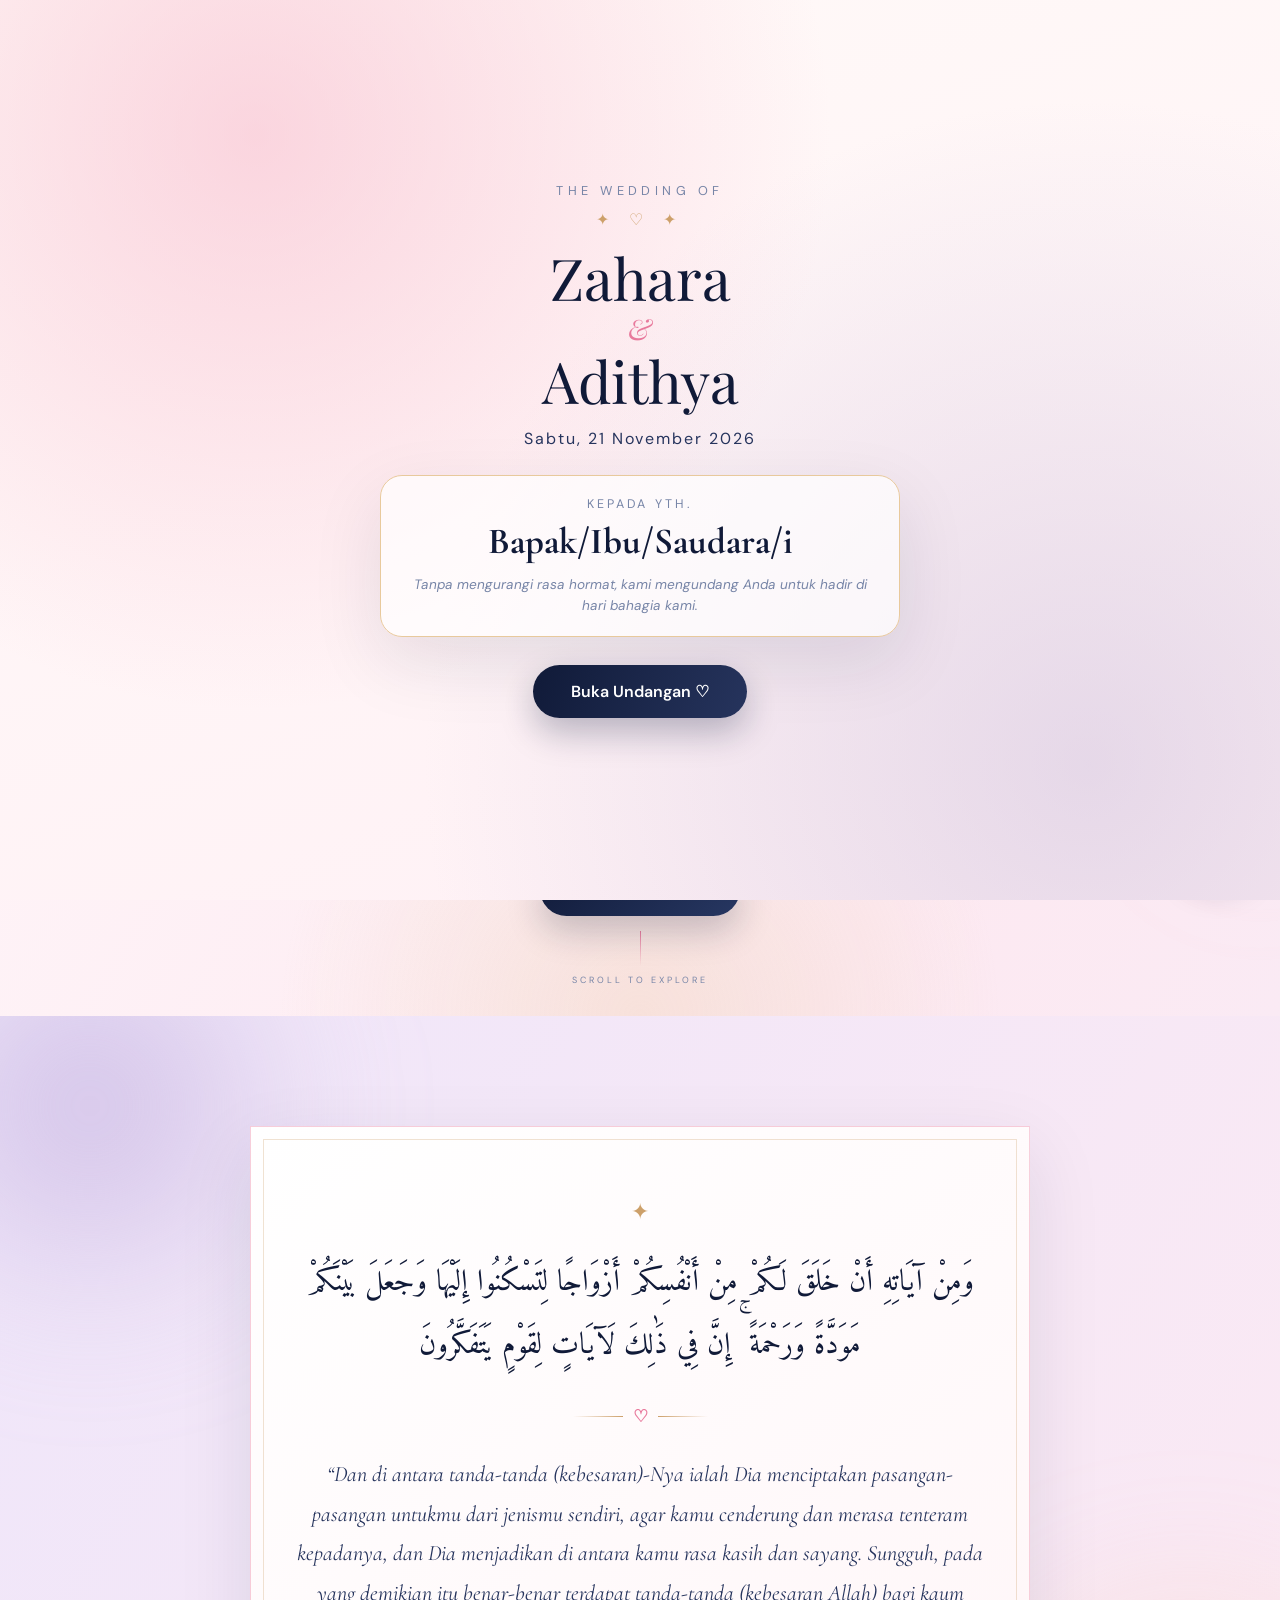
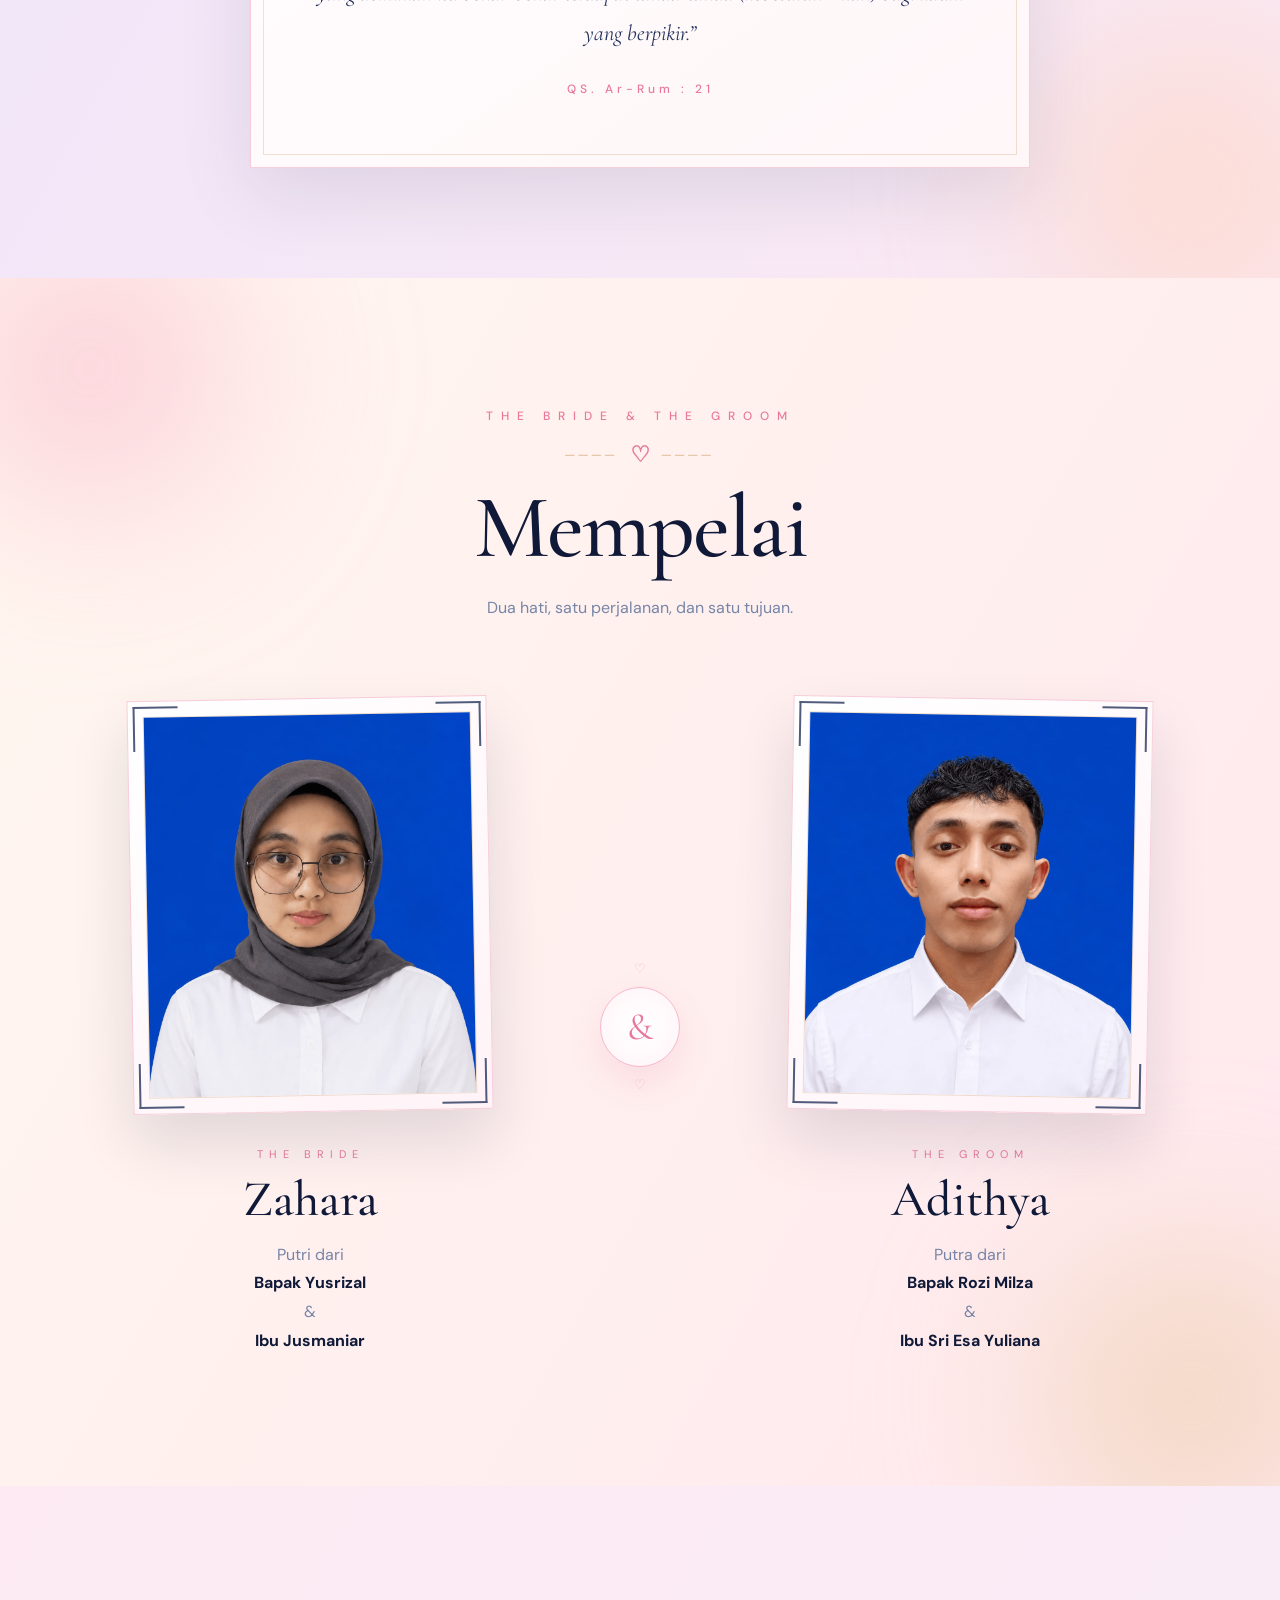
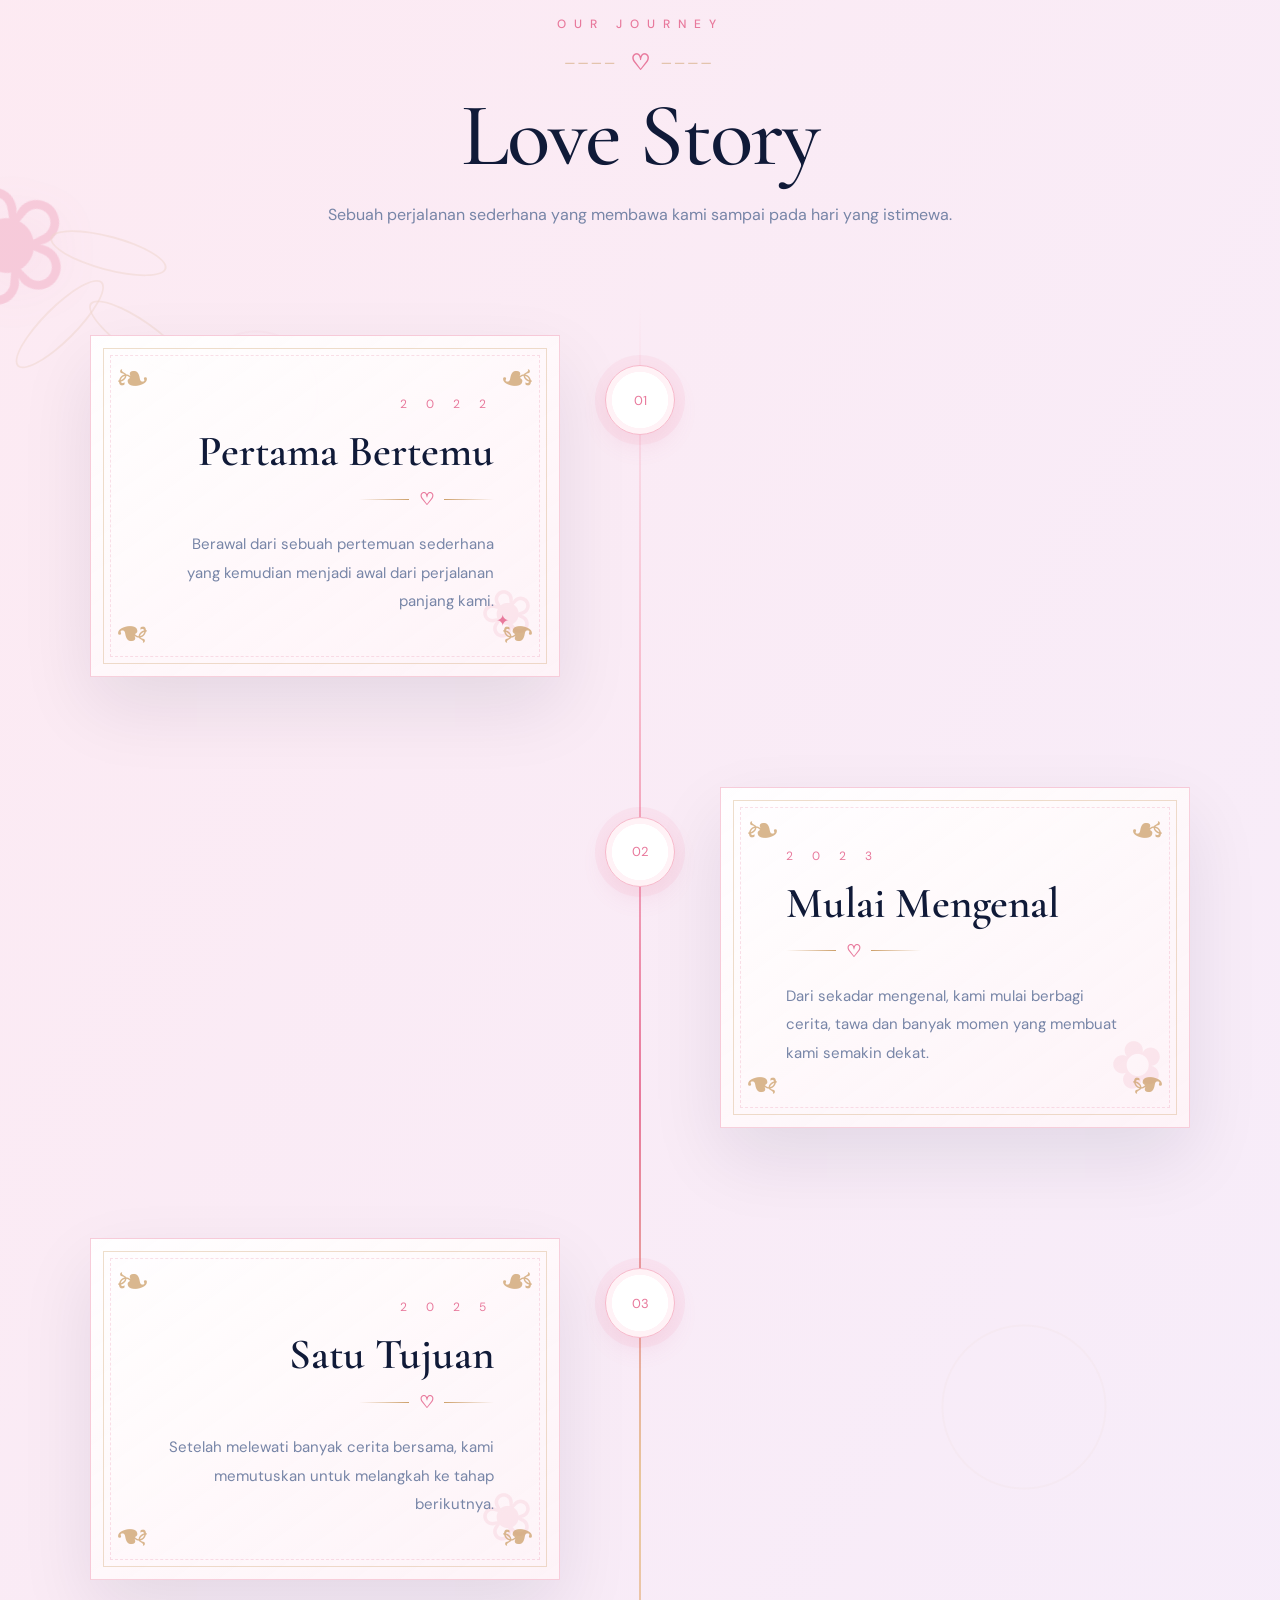
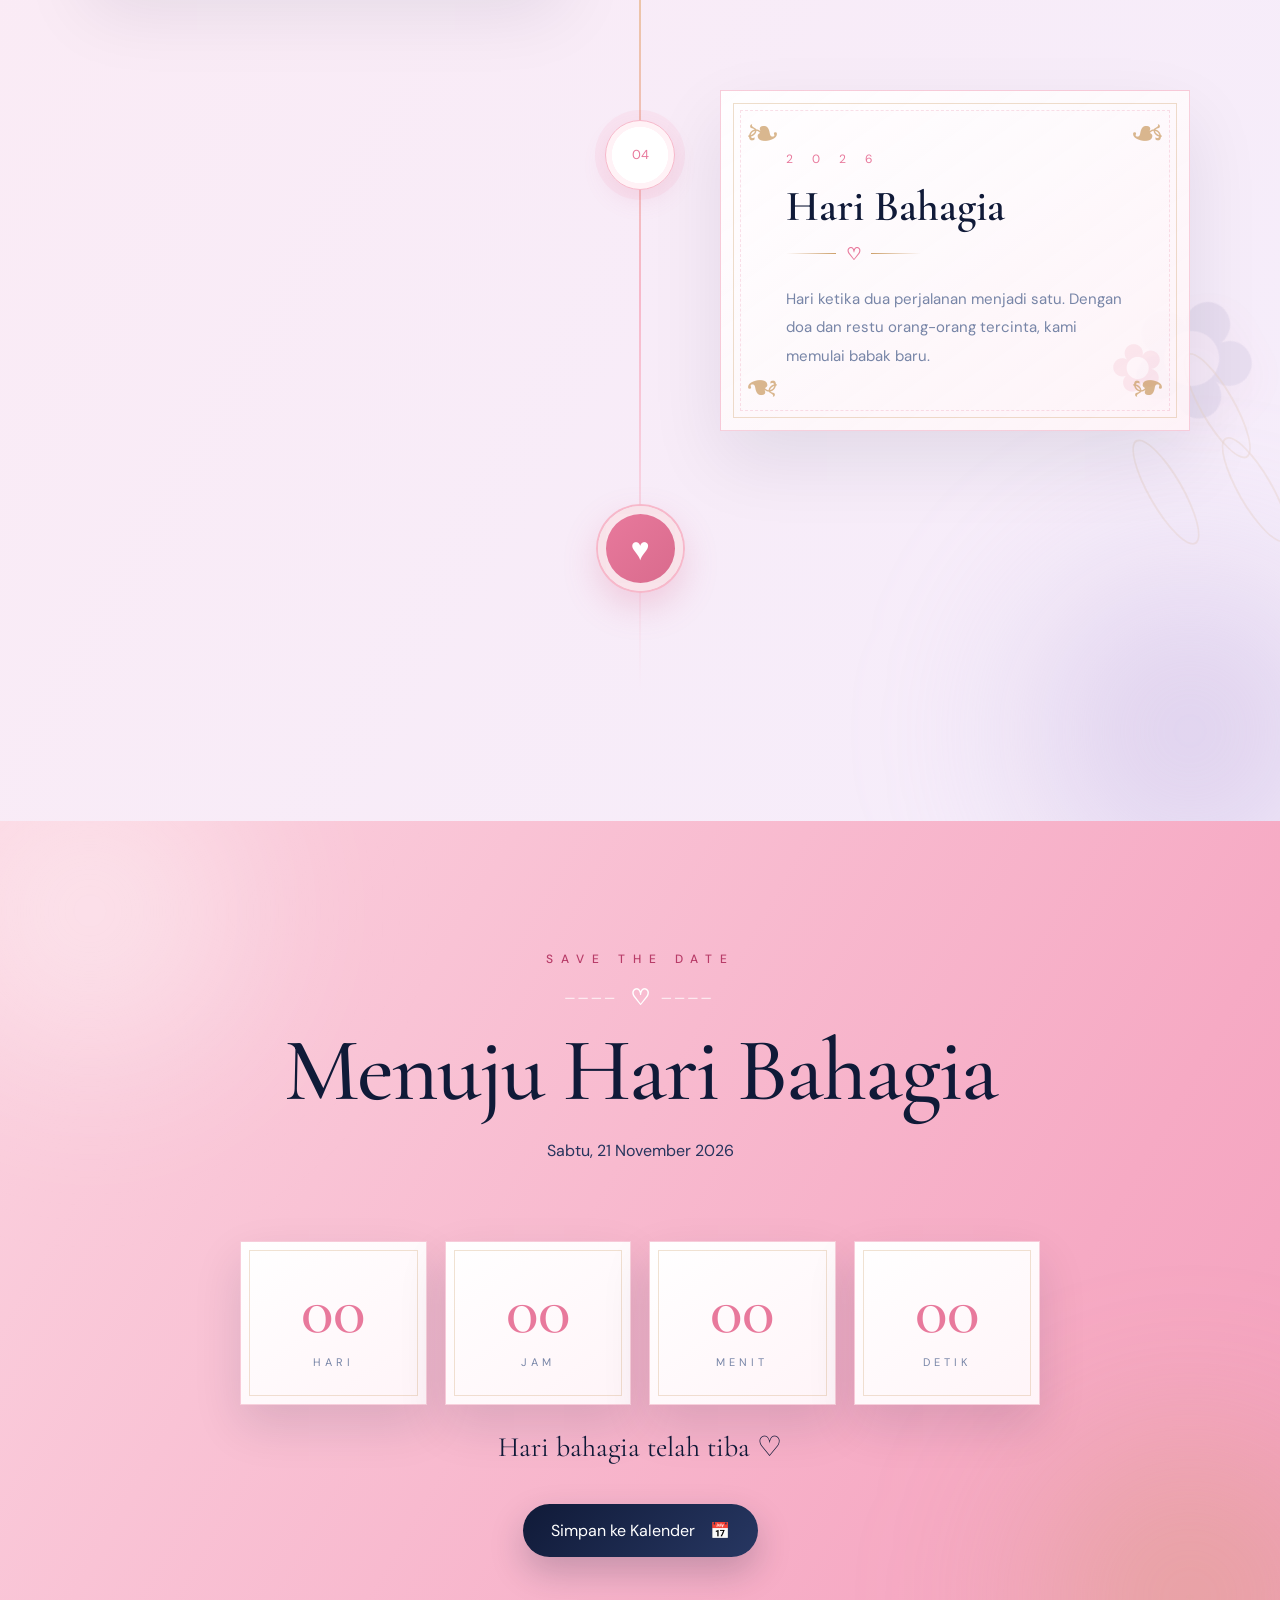
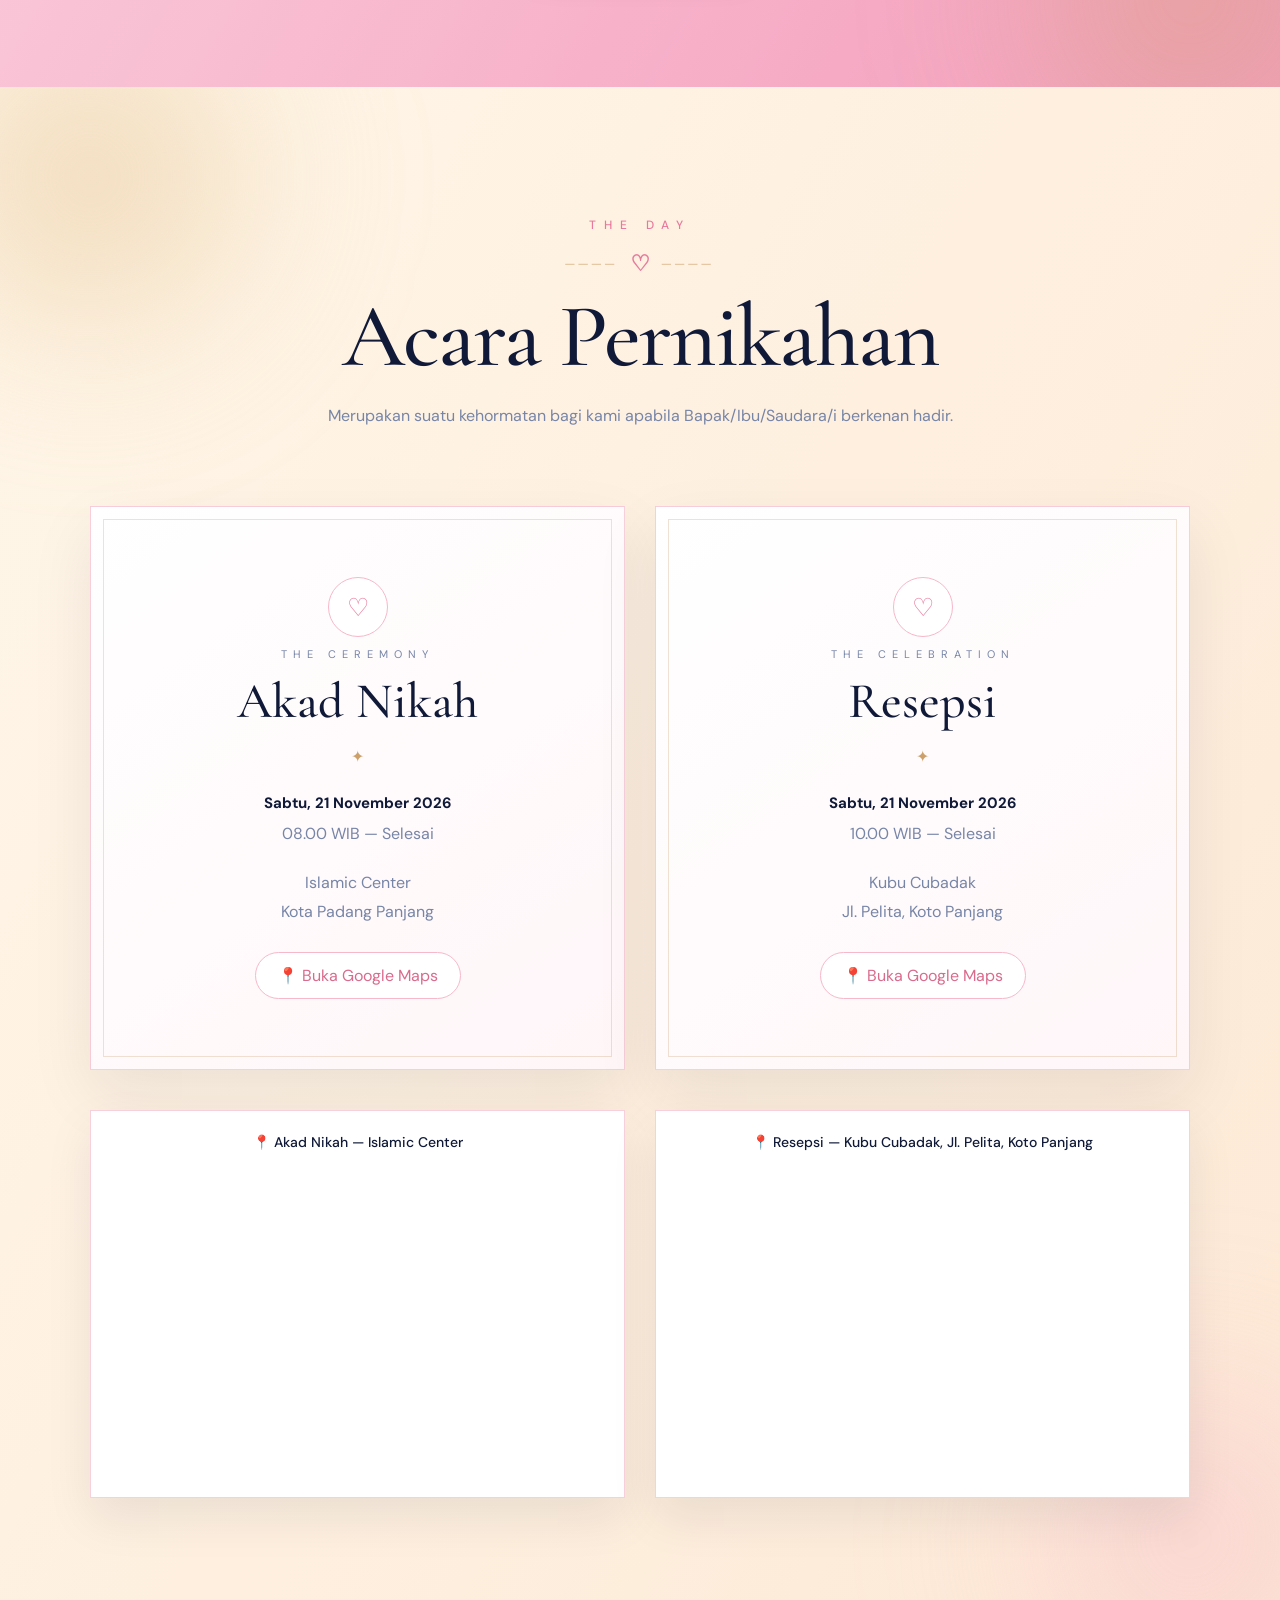
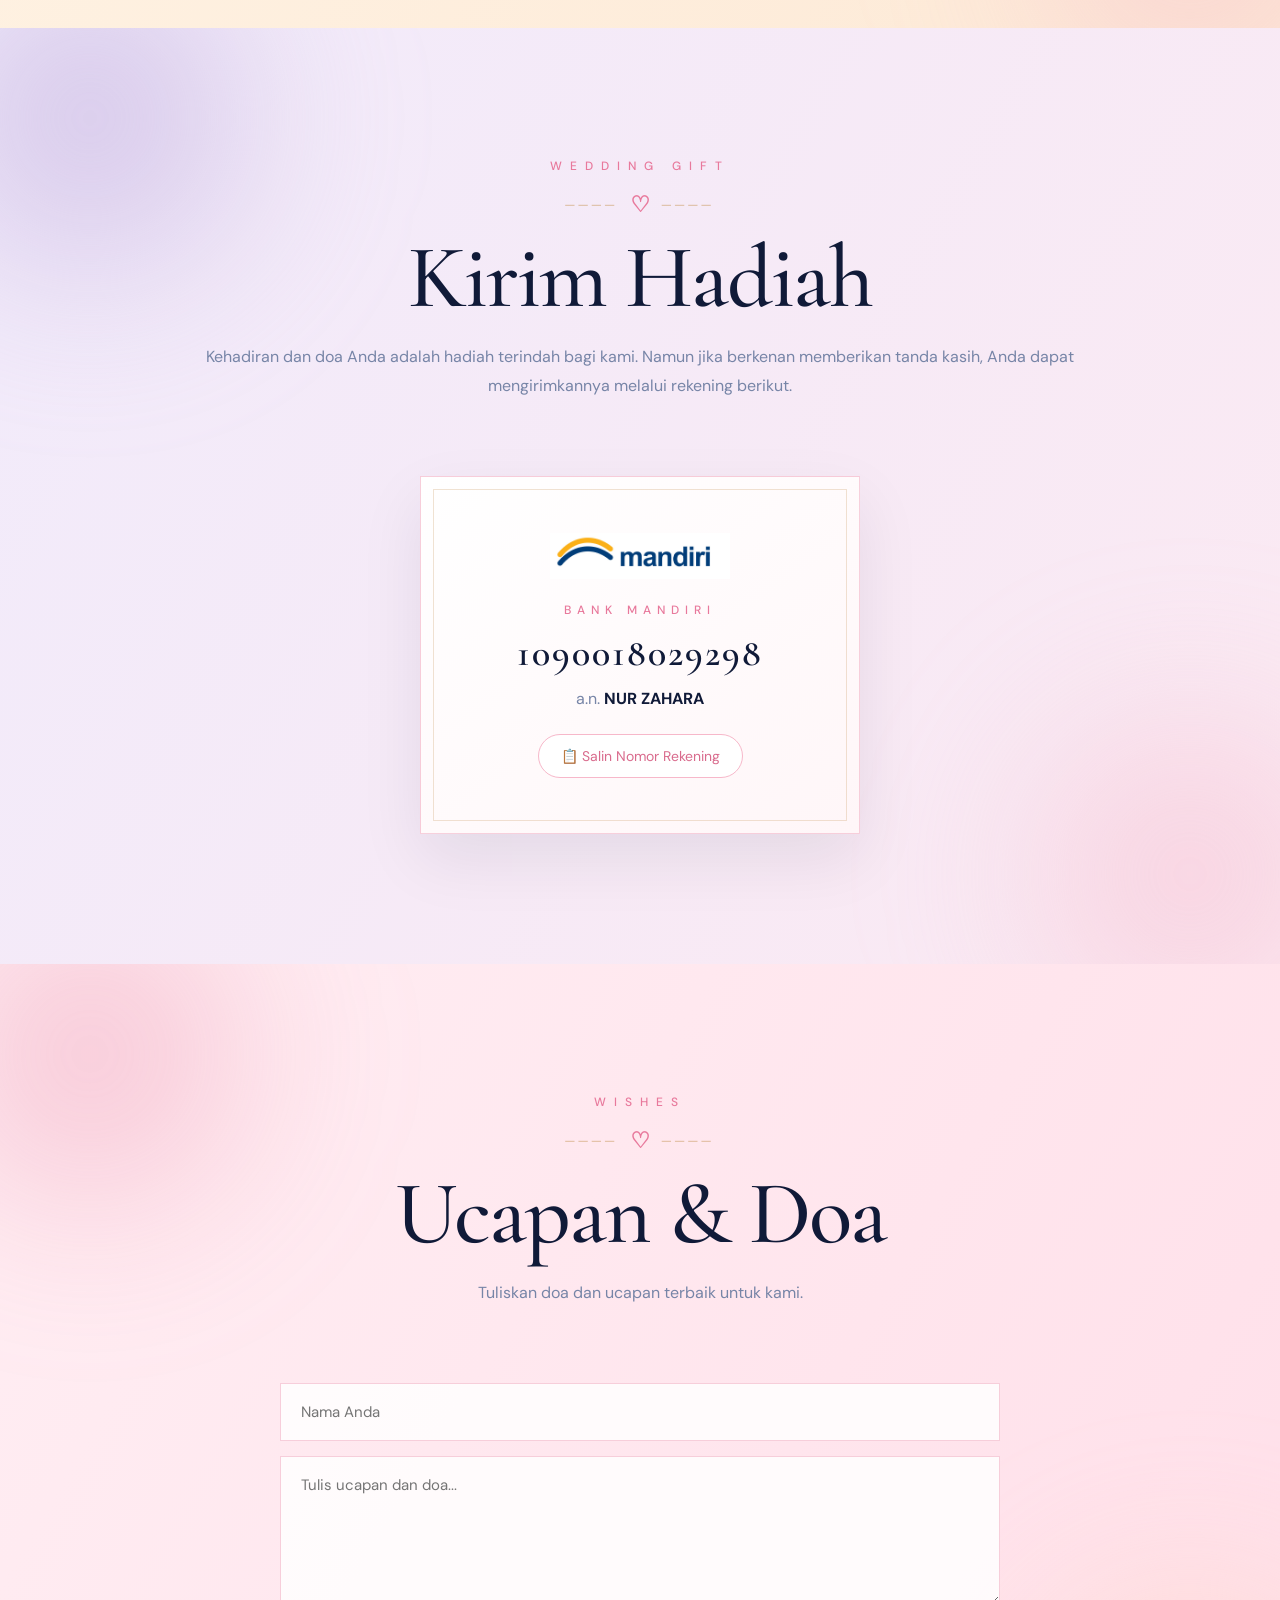
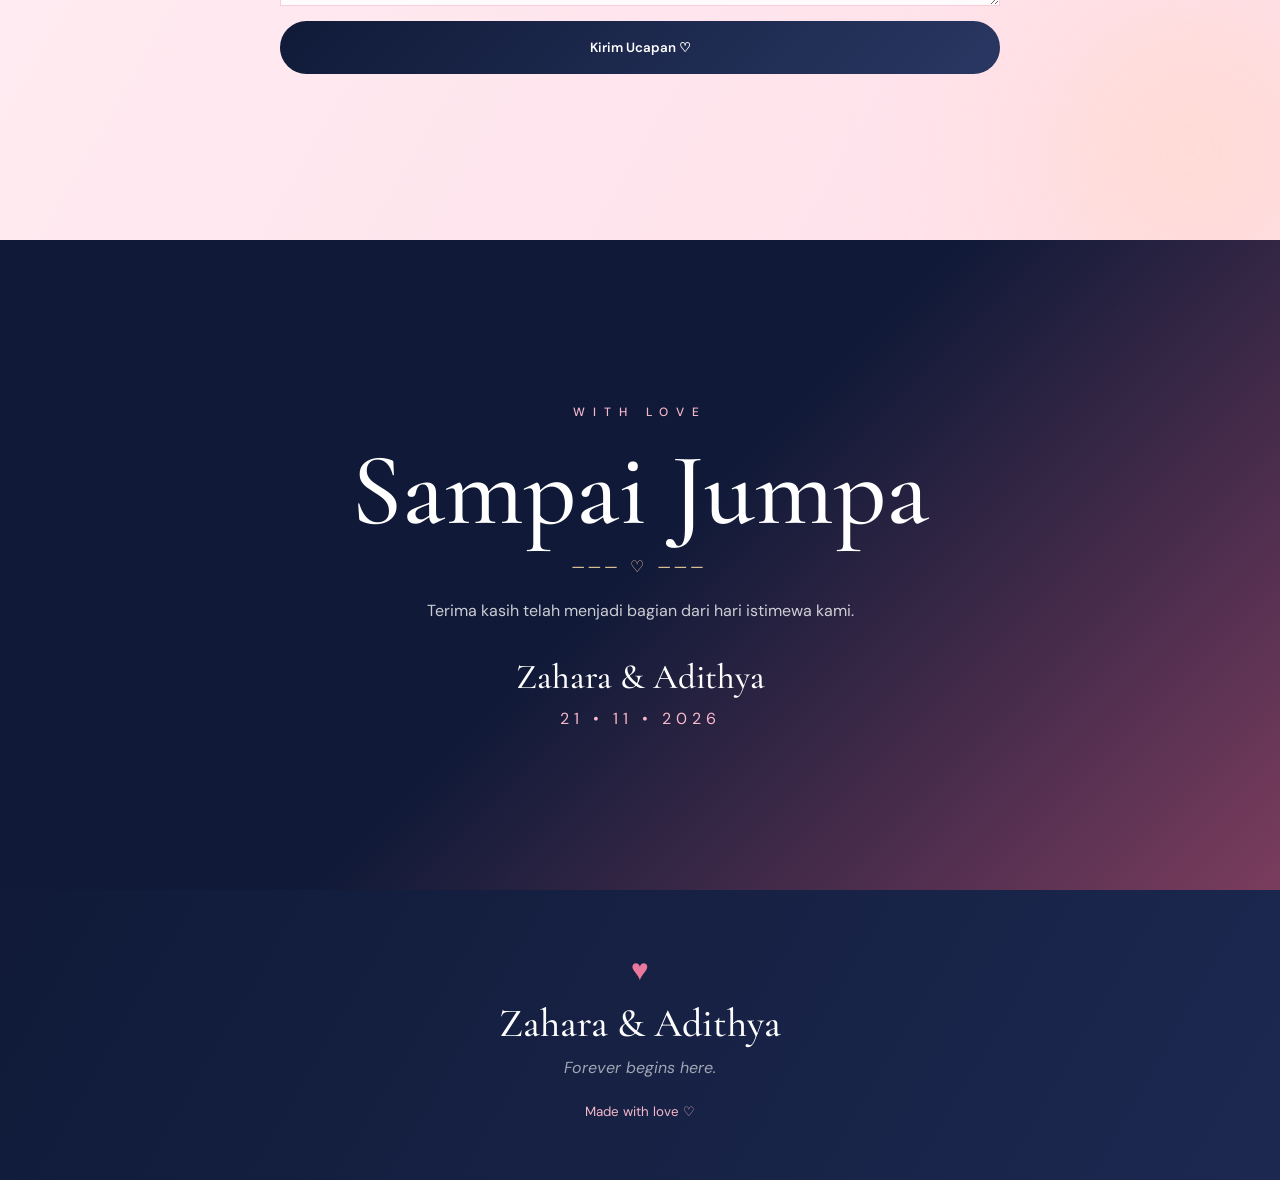
<file: index.html>
<!DOCTYPE html>
<html lang="id">
<head>
    <meta charset="UTF-8">
    <meta name="viewport" content="width=device-width, initial-scale=1.0">

    <title>Zahara & Adithya — Wedding Invitation</title>

    <!-- Google Fonts -->
    <link rel="preconnect" href="https://fonts.googleapis.com">
    <link rel="preconnect" href="https://fonts.gstatic.com" crossorigin>

    <link href="https://fonts.googleapis.com/css2?family=Cormorant+Garamond:wght@400;500;600;700&family=DM+Sans:wght@300;400;500;600&family=Playfair+Display:ital,wght@0,400;0,500;1,400&family=Amiri:wght@400;700&display=swap" rel="stylesheet">

    <link rel="stylesheet" href="style.css">
</head>

<body>

<!-- =====================================================
     LAYAR PEMBUKA (Buka Undangan)
===================================================== -->

<div id="openingCover" class="opening-cover">

    <div class="opening-inner">

        <p class="opening-eyebrow">THE WEDDING OF</p>

        <div class="opening-ornament">✦ ♡ ✦</div>

        <h1 class="opening-names">
            Zahara <span>&</span> Adithya
        </h1>

        <p class="opening-date">Sabtu, 21 November 2026</p>

        <div class="opening-guest">
            <small>Kepada Yth.</small>
            <strong id="coverGuest">Bapak/Ibu/Saudara/i</strong>
            <em>Tanpa mengurangi rasa hormat, kami mengundang Anda
            untuk hadir di hari bahagia kami.</em>
        </div>

        <button type="button" class="opening-button" onclick="openInvitation()">
            Buka Undangan ♡
        </button>

    </div>

</div>

<noscript><style>#openingCover{display:none !important}</style></noscript>

<!-- =====================================================
     FLOATING DECORATIONS
===================================================== -->

<div class="floating-decoration decoration-1">✦</div>
<div class="floating-decoration decoration-2">♡</div>
<div class="floating-decoration decoration-3">✧</div>
<div class="floating-decoration decoration-4">✦</div>
<div class="floating-decoration decoration-5">♡</div>
<div class="floating-decoration decoration-6">✧</div>


<!-- =====================================================
     NAVIGATION
===================================================== -->

<nav class="navbar">

    <div class="nav-logo">
        <span>Z</span>
        <b>&</b>
        <span>A</span>
    </div>

    <div class="nav-menu">
        <a href="#home">Home</a>
        <a href="#mempelai">Mempelai</a>
        <a href="#cerita">Cerita</a>
        <a href="#acara">Acara</a>
        <a href="#gift">Gift</a>
        <a href="#ucapan">Ucapan</a>
    </div>

    <a href="#ucapan" class="nav-rsvp">
        RSVP ♥
    </a>

</nav>


<!-- =====================================================
     HERO / COVER
===================================================== -->

<section id="home" class="hero">

    <div class="hero-flower flower-left">
        🌸
    </div>

    <div class="hero-flower flower-right">
        🌸
    </div>

    <div class="hero-content">

        <p class="eyebrow">
            THE WEDDING OF
        </p>

        <div class="ornament-top">
            <span>────</span>
            <b>♡</b>
            <span>────</span>
        </div>

        <h1>
            Zahara
            <span>&</span>
            Adithya
        </h1>

        <p class="hero-description">
            Dengan penuh kebahagiaan, kami mengundang
            Bapak/Ibu/Saudara/i untuk hadir dan menjadi
            bagian dari hari istimewa kami.
        </p>

        <div class="guest-box">
            <small>Kepada Yth.</small>
            <strong id="guestTitle">Bapak/Ibu/Saudara/i</strong>
        </div>

        <div class="hero-date">
            <span>21</span>
            <div>
                <small>NOVEMBER</small>
                <strong>2026</strong>
            </div>
        </div>

        <a href="#acara" class="hero-button">
            Lihat Undangan
            <span>↓</span>
        </a>

    </div>

    <div class="scroll-indicator">
        <span></span>
        SCROLL TO EXPLORE
    </div>

</section>


<!-- =====================================================
     KUTIPAN AYAT
===================================================== -->

<section class="verse-section">

    <div class="verse-box reveal">

        <div class="verse-ornament">✦</div>

        <p class="verse-arabic" lang="ar" dir="rtl">
            وَمِنْ آيَاتِهِ أَنْ خَلَقَ لَكُمْ مِنْ أَنْفُسِكُمْ أَزْوَاجًا لِتَسْكُنُوا إِلَيْهَا وَجَعَلَ بَيْنَكُمْ مَوَدَّةً وَرَحْمَةً ۚ إِنَّ فِي ذَٰلِكَ لَآيَاتٍ لِقَوْمٍ يَتَفَكَّرُونَ
        </p>

        <div class="mini-line">
            <span></span>
            <b>♡</b>
            <span></span>
        </div>

        <p class="verse-translation">
            “Dan di antara tanda-tanda (kebesaran)-Nya ialah Dia
            menciptakan pasangan-pasangan untukmu dari jenismu sendiri,
            agar kamu cenderung dan merasa tenteram kepadanya, dan Dia
            menjadikan di antara kamu rasa kasih dan sayang. Sungguh,
            pada yang demikian itu benar-benar terdapat tanda-tanda
            (kebesaran Allah) bagi kaum yang berpikir.”
        </p>

        <strong class="verse-source">
            QS. Ar-Rum : 21
        </strong>

    </div>

</section>


<!-- =====================================================
     MEMPELAI
===================================================== -->

<section id="mempelai" class="section couple-section">

    <div class="section-heading">

        <p class="eyebrow">
            THE BRIDE & THE GROOM
        </p>

        <div class="ornament">
            <span>────</span>
            <b>♡</b>
            <span>────</span>
        </div>

        <h2>
            Mempelai
        </h2>

        <p>
            Dua hati, satu perjalanan, dan satu tujuan.
        </p>

    </div>


    <div class="couple-wrapper">

        <!-- BRIDE -->

        <div class="couple-card reveal">

            <div class="portrait-frame">

                <div class="frame-corner tl"></div>
                <div class="frame-corner tr"></div>
                <div class="frame-corner bl"></div>
                <div class="frame-corner br"></div>

                <img src="assets/nur-zahara.png"
                     alt="Zahara">

            </div>

            <p class="person-label">
                THE BRIDE
            </p>

            <h3>
                Zahara
            </h3>

            <p class="person-desc">
                Putri dari
                <br>
                <strong>Bapak Yusrizal</strong>
                <br>
                &
                <br>
                <strong>Ibu Jusmaniar</strong>
            </p>

        </div>


        <!-- CENTER -->

        <div class="couple-and">
            <span>♡</span>
            <small>&</small>
            <span>♡</span>
        </div>


        <!-- GROOM -->

        <div class="couple-card reveal">

            <div class="portrait-frame">

                <div class="frame-corner tl"></div>
                <div class="frame-corner tr"></div>
                <div class="frame-corner bl"></div>
                <div class="frame-corner br"></div>

                <img src="assets/adit.png"
                     alt="Adithya">

            </div>

            <p class="person-label">
                THE GROOM
            </p>

            <h3>
                Adithya
            </h3>

            <p class="person-desc">
                Putra dari
                <br>
                <strong>Bapak Rozi Milza</strong>
                <br>
                &
                <br>
                <strong>Ibu Sri Esa Yuliana</strong>
            </p>

        </div>

    </div>

</section>


<!-- =====================================================
     LOVE STORY
===================================================== -->

<section id="cerita" class="section story-section">

    <!-- decorative flowers -->

    <div class="story-flower story-flower-left">
        <span>❀</span>
        <i></i>
        <i></i>
        <i></i>
    </div>

    <div class="story-flower story-flower-right">
        <span>✿</span>
        <i></i>
        <i></i>
        <i></i>
    </div>


    <div class="section-heading story-heading">

        <p class="eyebrow">
            OUR JOURNEY
        </p>

        <div class="ornament">
            <span>────</span>
            <b>♡</b>
            <span>────</span>
        </div>

        <h2>
            Love Story
        </h2>

        <p>
            Sebuah perjalanan sederhana yang membawa kami
            sampai pada hari yang istimewa.
        </p>

    </div>


    <!-- TIMELINE -->

    <div class="timeline">


        <!-- STORY 01 -->

        <div class="timeline-item left reveal">

            <div class="timeline-number">
                01
            </div>

            <div class="story-card">

                <div class="card-ornament top-left">❧</div>
                <div class="card-ornament top-right">❧</div>
                <div class="card-ornament bottom-left">❧</div>
                <div class="card-ornament bottom-right">❧</div>

                <div class="card-flower">
                    ❀
                </div>

                <p class="story-year">
                    2 0 2 2
                </p>

                <h3>
                    Pertama Bertemu
                </h3>

                <div class="mini-line">
                    <span></span>
                    <b>♡</b>
                    <span></span>
                </div>

                <p>
                    Berawal dari sebuah pertemuan sederhana
                    yang kemudian menjadi awal dari perjalanan
                    panjang kami.
                </p>

                <div class="card-sparkle">
                    ✦
                </div>

            </div>

        </div>


        <!-- STORY 02 -->

        <div class="timeline-item right reveal">

            <div class="timeline-number">
                02
            </div>

            <div class="story-card">

                <div class="card-ornament top-left">❧</div>
                <div class="card-ornament top-right">❧</div>
                <div class="card-ornament bottom-left">❧</div>
                <div class="card-ornament bottom-right">❧</div>

                <div class="card-flower">
                    ✿
                </div>

                <p class="story-year">
                    2 0 2 3
                </p>

                <h3>
                    Mulai Mengenal
                </h3>

                <div class="mini-line">
                    <span></span>
                    <b>♡</b>
                    <span></span>
                </div>

                <p>
                    Dari sekadar mengenal, kami mulai berbagi
                    cerita, tawa dan banyak momen yang
                    membuat kami semakin dekat.
                </p>

            </div>

        </div>


        <!-- STORY 03 -->

        <div class="timeline-item left reveal">

            <div class="timeline-number">
                03
            </div>

            <div class="story-card">

                <div class="card-ornament top-left">❧</div>
                <div class="card-ornament top-right">❧</div>
                <div class="card-ornament bottom-left">❧</div>
                <div class="card-ornament bottom-right">❧</div>

                <div class="card-flower">
                    ❀
                </div>

                <p class="story-year">
                    2 0 2 5
                </p>

                <h3>
                    Satu Tujuan
                </h3>

                <div class="mini-line">
                    <span></span>
                    <b>♡</b>
                    <span></span>
                </div>

                <p>
                    Setelah melewati banyak cerita bersama,
                    kami memutuskan untuk melangkah
                    ke tahap berikutnya.
                </p>

            </div>

        </div>


        <!-- STORY 04 -->

        <div class="timeline-item right reveal">

            <div class="timeline-number">
                04
            </div>

            <div class="story-card">

                <div class="card-ornament top-left">❧</div>
                <div class="card-ornament top-right">❧</div>
                <div class="card-ornament bottom-left">❧</div>
                <div class="card-ornament bottom-right">❧</div>

                <div class="card-flower">
                    ✿
                </div>

                <p class="story-year">
                    2 0 2 6
                </p>

                <h3>
                    Hari Bahagia
                </h3>

                <div class="mini-line">
                    <span></span>
                    <b>♡</b>
                    <span></span>
                </div>

                <p>
                    Hari ketika dua perjalanan menjadi satu.
                    Dengan doa dan restu orang-orang tercinta,
                    kami memulai babak baru.
                </p>

            </div>

        </div>


        <!-- HEART END -->

        <div class="timeline-heart">
            ♥
        </div>

    </div>

</section>


<!-- =====================================================
     SAVE THE DATE
===================================================== -->

<section id="savedate" class="section countdown-section">

    <div class="section-heading">

        <p class="eyebrow">
            SAVE THE DATE
        </p>

        <div class="ornament">
            <span>────</span>
            <b>♡</b>
            <span>────</span>
        </div>

        <h2>
            Menuju Hari Bahagia
        </h2>

        <p>
            Sabtu, 21 November 2026
        </p>

    </div>

    <div class="sd-countdown">

        <div class="sd-box">
            <strong id="sdDays">00</strong>
            <small>HARI</small>
        </div>

        <div class="sd-box">
            <strong id="sdHours">00</strong>
            <small>JAM</small>
        </div>

        <div class="sd-box">
            <strong id="sdMinutes">00</strong>
            <small>MENIT</small>
        </div>

        <div class="sd-box">
            <strong id="sdSeconds">00</strong>
            <small>DETIK</small>
        </div>

    </div>

    <p class="sd-done" id="sdDone"></p>

    <div class="save-actions">

        <a class="hero-button"
           target="_blank"
           rel="noopener"
           href="https://calendar.google.com/calendar/render?action=TEMPLATE&text=Pernikahan+Zahara+%26+Adithya&dates=20261121T010000Z/20261121T080000Z&details=Akad+Nikah+08.00+WIB+di+Islamic+Center+Padang+Panjang.+Resepsi+10.00+WIB+di+Kubu+Cubadak,+Jl.+Pelita,+Koto+Panjang.&location=Islamic+Center+Padang+Panjang">
            Simpan ke Kalender
            <span>📅</span>
        </a>

    </div>

</section>


<!-- =====================================================
     ACARA
===================================================== -->

<section id="acara" class="section event-section">

    <div class="section-heading">

        <p class="eyebrow">
            THE DAY
        </p>

        <div class="ornament">
            <span>────</span>
            <b>♡</b>
            <span>────</span>
        </div>

        <h2>
            Acara Pernikahan
        </h2>

        <p>
            Merupakan suatu kehormatan bagi kami
            apabila Bapak/Ibu/Saudara/i berkenan hadir.
        </p>

    </div>


    <div class="event-wrapper">


        <!-- AKAD -->

        <div class="event-card reveal">

            <div class="event-icon">
                ♡
            </div>

            <p class="event-label">
                THE CEREMONY
            </p>

            <h3>
                Akad Nikah
            </h3>

            <div class="event-divider">
                ✦
            </div>

            <strong>
                Sabtu, 21 November 2026
            </strong>

            <p>
                08.00 WIB — Selesai
            </p>

            <div class="event-location">
                Islamic Center
                <br>
                Kota Padang Panjang
            </div>

            <a href="https://www.google.com/maps/search/?api=1&query=Islamic+Center+Padang+Panjang"
               target="_blank"
               rel="noopener"
               class="map-button">
                📍 Buka Google Maps
            </a>

        </div>


        <!-- RESEPSI -->

        <div class="event-card reveal">

            <div class="event-icon">
                ♡
            </div>

            <p class="event-label">
                THE CELEBRATION
            </p>

            <h3>
                Resepsi
            </h3>

            <div class="event-divider">
                ✦
            </div>

            <strong>
                Sabtu, 21 November 2026
            </strong>

            <p>
                10.00 WIB — Selesai
            </p>

            <div class="event-location">
                Kubu Cubadak
                <br>
                Jl. Pelita, Koto Panjang
            </div>

            <a href="https://maps.app.goo.gl/VAQ9aMtcEj7QRpFY6"
               target="_blank"
               rel="noopener"
               class="map-button">
                📍 Buka Google Maps
            </a>

        </div>

    </div>


    <!-- PETA TERTANAM -->

    <div class="map-embed-wrapper">

        <div class="map-embed reveal">
            <p class="map-title">📍 Akad Nikah — Islamic Center</p>
            <iframe
                src="https://www.google.com/maps?q=Islamic+Center+Padang+Panjang&output=embed"
                loading="lazy"
                allowfullscreen
                referrerpolicy="no-referrer-when-downgrade"></iframe>
        </div>

        <div class="map-embed reveal">
            <p class="map-title">📍 Resepsi — Kubu Cubadak, Jl. Pelita, Koto Panjang</p>
            <iframe
                src="https://www.google.com/maps?q=Jl.+Pelita+No.49,+Koto+Panjang,+Kec.+Padang+Panjang+Tim.,+Kota+Padang+Panjang,+Sumatera+Barat+27122&output=embed"
                loading="lazy"
                allowfullscreen
                referrerpolicy="no-referrer-when-downgrade"></iframe>
        </div>

    </div>

</section>


<!-- =====================================================
     WEDDING GIFT
===================================================== -->

<section id="gift" class="section gift-section">

    <div class="section-heading">

        <p class="eyebrow">
            WEDDING GIFT
        </p>

        <div class="ornament">
            <span>────</span>
            <b>♡</b>
            <span>────</span>
        </div>

        <h2>
            Kirim Hadiah
        </h2>

        <p>
            Kehadiran dan doa Anda adalah hadiah terindah bagi kami.
            Namun jika berkenan memberikan tanda kasih, Anda dapat
            mengirimkannya melalui rekening berikut.
        </p>

    </div>

    <div class="gift-wrapper">

        <div class="gift-card reveal">

            <!-- Logo Bank Mandiri: taruh logo resmi di assets/logo-mandiri.png (jika tidak ada, otomatis pakai logo-mandiri.svg) -->
            <div class="gift-logo">
                <img src="assets/logo-mandiri.png"
                     alt="Bank Mandiri"
                     onerror="this.onerror=null;this.src='assets/logo-mandiri.svg'">
            </div>

            <p class="gift-bank">BANK MANDIRI</p>

            <h3 class="gift-number" id="rek1">1090018029298</h3>

            <p class="gift-owner">
                a.n. <strong>NUR ZAHARA</strong>
            </p>

            <button type="button" class="copy-btn" data-copy="rek1">
                📋 Salin Nomor Rekening
            </button>

        </div>

    </div>

</section>


<!-- =====================================================
     UCAPAN
===================================================== -->

<section id="ucapan" class="section wishes-section">

    <div class="section-heading">

        <p class="eyebrow">
            WISHES
        </p>

        <div class="ornament">
            <span>────</span>
            <b>♡</b>
            <span>────</span>
        </div>

        <h2>
            Ucapan & Doa
        </h2>

        <p>
            Tuliskan doa dan ucapan terbaik untuk kami.
        </p>

    </div>


    <form id="wishForm" class="wish-form">

        <input
            type="text"
            id="guestName"
            placeholder="Nama Anda"
            required>

        <textarea
            id="guestMessage"
            placeholder="Tulis ucapan dan doa..."
            required></textarea>

        <button type="submit">
            Kirim Ucapan ♡
        </button>

    </form>


    <div id="wishSuccess" class="wish-success">
        Terima kasih atas doa dan ucapan baiknya ♡
    </div>

    <div id="wishList" class="wish-list"></div>

</section>


<!-- =====================================================
     CLOSING VIDEO
===================================================== -->

<section class="closing-section">

    <div class="closing-overlay"></div>

    <video
        id="closingVideo"
        autoplay
        muted
        loop
        playsinline>

        <source
            src="assets/closing-video.mp4"
            type="video/mp4">

    </video>

    <div class="closing-content">

        <p class="eyebrow">
            WITH LOVE
        </p>

        <h2>
            Sampai Jumpa
        </h2>

        <div class="closing-ornament">
            ─── ♡ ───
        </div>

        <p>
            Terima kasih telah menjadi bagian
            dari hari istimewa kami.
        </p>

        <strong>
            Zahara & Adithya
        </strong>

        <span>
            21 • 11 • 2026
        </span>

    </div>

</section>


<!-- =====================================================
     FOOTER
===================================================== -->

<footer>

    <div class="footer-heart">
        ♥
    </div>

    <h3>
        Zahara & Adithya
    </h3>

    <p>
        Forever begins here.
    </p>

    <small>
        Made with love ♡
    </small>

</footer>


<!-- =====================================================
     MUSIC BUTTON
===================================================== -->

<button id="musicButton" class="music-button">

    <span id="musicIcon">
        ♪
    </span>

</button>

<audio id="backgroundMusic" loop preload="auto">
    <source src="assets/lagu.mp3" type="audio/mpeg">
</audio>


<script src="script.js"></script>

</body>
</html>
</file>
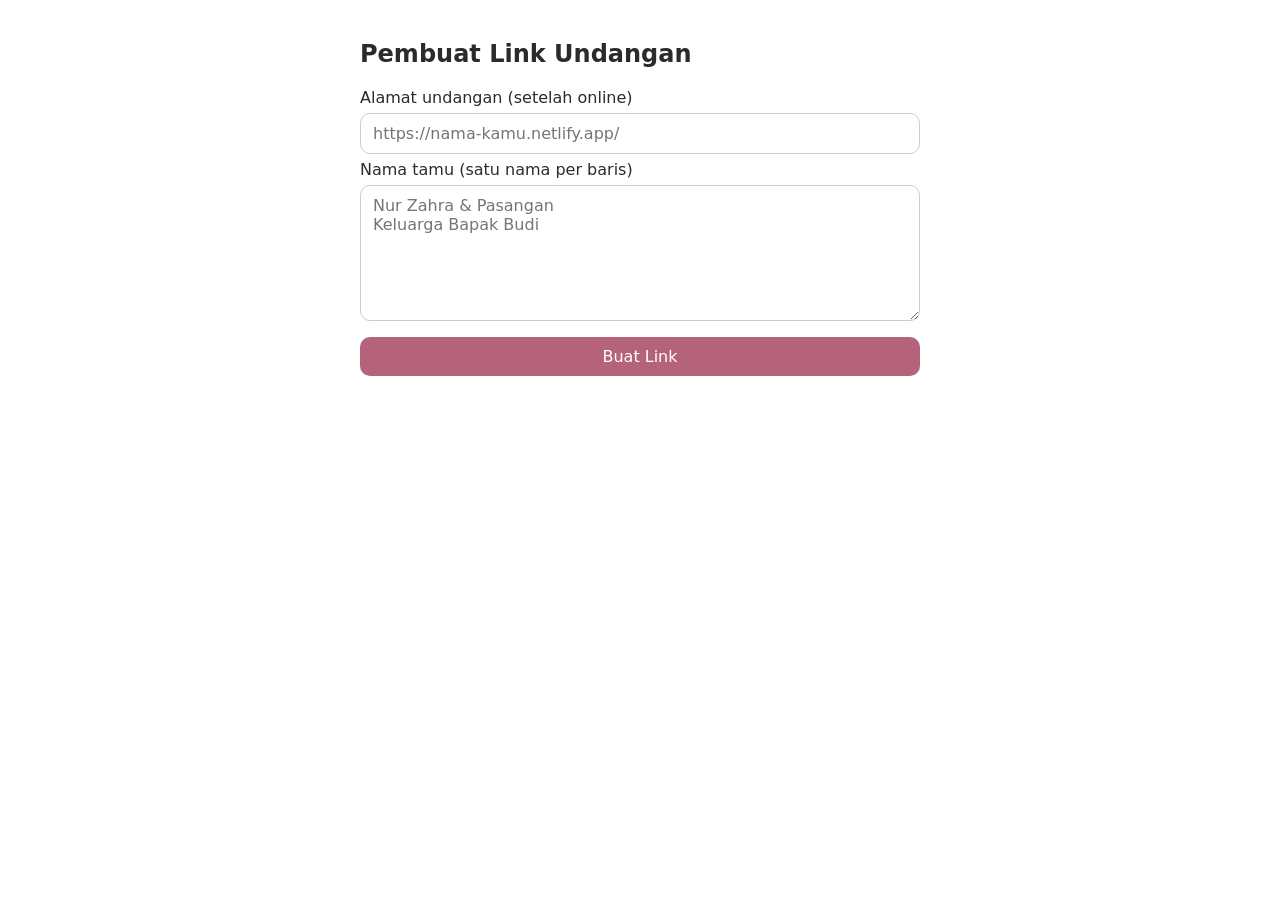
<file: buat-link.html>
<!DOCTYPE html>
<html lang="id"><head><meta charset="UTF-8">
<meta name="viewport" content="width=device-width, initial-scale=1">
<title>Pembuat Link Undangan</title>
<style>
body{font-family:system-ui,sans-serif;max-width:560px;margin:40px auto;padding:0 18px;color:#2b2b2b}
input,button,textarea{font:inherit;padding:10px 12px;border-radius:10px;border:1px solid #ccc;width:100%;box-sizing:border-box;margin:6px 0}
button{background:#b4637a;color:#fff;border:0;cursor:pointer}
.out{background:#f6f1f3;padding:12px;border-radius:10px;word-break:break-all;margin-top:10px}
</style></head><body>
<h2>Pembuat Link Undangan</h2>
<label>Alamat undangan (setelah online)</label>
<input id="base" placeholder="https://nama-kamu.netlify.app/">
<label>Nama tamu (satu nama per baris)</label>
<textarea id="names" rows="6" placeholder="Nur Zahra &amp; Pasangan&#10;Keluarga Bapak Budi"></textarea>
<button onclick="gen()">Buat Link</button>
<div id="res"></div>
<script>
function gen(){
  let base=document.getElementById('base').value.trim();
  if(!base){alert('Isi alamat undangan dulu');return}
  base=base.split('?')[0];
  const res=document.getElementById('res');res.innerHTML='';
  document.getElementById('names').value.split('\n').map(n=>n.trim()).filter(Boolean).forEach(n=>{
    const url=base+'?to='+encodeURIComponent(n).replace(/%20/g,'+');
    const d=document.createElement('div');d.className='out';
    d.innerHTML='<b></b><br><span></span><br><a target="_blank">Buka</a> · <a href="#">Salin</a> · <a href="#">WhatsApp</a>';
    d.querySelector('b').textContent=n;d.querySelector('span').textContent=url;
    const a=d.querySelectorAll('a');
    a[0].href=url;
    a[1].onclick=e=>{e.preventDefault();navigator.clipboard.writeText(url);a[1].textContent='Tersalin ✓'};
    a[2].href='https://wa.me/?text='+encodeURIComponent('Kepada Yth. '+n+', dengan hormat kami mengundang Anda ke pernikahan kami: '+url);
    a[2].target='_blank';
    res.appendChild(d);
  });
}
</script></body></html>
</file>
<file: style.css>
/* =========================================================
   ROOT
========================================================= */

:root {

    --navy: #101a38;
    --navy-soft: #26345d;

    --pink: #e8799c;
    --pink-light: #f7b8ca;
    --pink-pale: #fff0f5;

    --rose: #d96b8d;

    --cream: #fffaf8;
    --ivory: #fffdfb;

    --gold: #cda06a;
    --gold-light: #e8c99c;

    --lavender: #c7b9d8;

    --text: #26345d;
    --muted: #7785a7;

    --shadow: 0 25px 70px rgba(16, 26, 56, .10);

    --transition: .45s cubic-bezier(.22, 1, .36, 1);
}


/* =========================================================
   RESET
========================================================= */

* {
    margin: 0;
    padding: 0;
    box-sizing: border-box;
}

html {
    scroll-behavior: smooth;
}

body {

    font-family: "DM Sans", sans-serif;

    color: var(--text);

    background:
        radial-gradient(circle at 10% 15%, rgba(255, 190, 210, .35), transparent 23%),
        radial-gradient(circle at 90% 20%, rgba(216, 191, 225, .30), transparent 25%),
        radial-gradient(circle at 50% 80%, rgba(255, 220, 196, .22), transparent 30%),
        linear-gradient(135deg, #fff8fa 0%, #fffdfb 40%, #fff6f9 70%, #f8f3fa 100%);

    overflow-x: hidden;
}

body::before {

    content: "";

    position: fixed;

    inset: 0;

    pointer-events: none;

    z-index: 100;

    opacity: .16;

    background-image:
        radial-gradient(#e8799c 1px, transparent 1px),
        radial-gradient(#cda06a 1px, transparent 1px);

    background-size: 45px 45px, 70px 70px;

    background-position: 0 0, 20px 25px;

    mask-image: linear-gradient(to bottom, black, transparent 90%);
}

img {
    max-width: 100%;
    display: block;
}

a {
    text-decoration: none;
    color: inherit;
}

button,
input,
textarea,
select {
    font-family: inherit;
}


/* =========================================================
   NAVBAR
========================================================= */

.navbar {

    position: fixed;

    z-index: 999;

    top: 20px;
    left: 50%;

    transform: translateX(-50%);

    width: min(1280px, 90%);

    padding: 14px 24px;

    display: flex;
    align-items: center;
    justify-content: space-between;

    background: linear-gradient(110deg, rgba(255,255,255,.95), rgba(255,246,250,.92));

    border: 1px solid rgba(255,255,255,.95);

    border-radius: 60px;

    box-shadow: 0 18px 60px rgba(16,26,56,.13);

    backdrop-filter: blur(20px);

    transition: var(--transition);
}

.nav-logo {

    font-family: "Cormorant Garamond", serif;

    font-size: 30px;

    color: var(--navy);

    letter-spacing: 2px;
}

.nav-logo b {
    color: var(--pink);
    font-weight: 500;
    font-size: 23px;
}

.nav-menu {
    display: flex;
    gap: 30px;
}

.nav-menu a {

    position: relative;

    font-size: 14px;

    color: var(--navy);

    transition: .3s;
}

.nav-menu a::after {

    content: "";

    position: absolute;

    left: 50%;
    bottom: -7px;

    width: 0;
    height: 2px;

    transform: translateX(-50%);

    background: linear-gradient(90deg, var(--pink), var(--gold));

    transition: .3s;
}

.nav-menu a:hover {
    color: var(--pink);
}

.nav-menu a:hover::after {
    width: 80%;
}

.nav-rsvp {

    padding: 13px 25px;

    border-radius: 40px;

    color: white;

    font-size: 13px;
    font-weight: 600;

    background: linear-gradient(135deg, var(--pink), #d85f88);

    box-shadow: 0 10px 25px rgba(216,95,136,.25);

    transition: .3s;
}

.nav-rsvp:hover {

    transform: translateY(-3px);

    box-shadow: 0 15px 30px rgba(216,95,136,.35);
}


/* =========================================================
   HERO
========================================================= */

.hero {

    min-height: 100vh;

    position: relative;

    display: flex;
    align-items: center;
    justify-content: center;

    text-align: center;

    overflow: hidden;

    padding: 150px 20px 100px;

    background:
        radial-gradient(circle at 0% 20%, rgba(239,169,193,.50), transparent 25%),
        radial-gradient(circle at 100% 25%, rgba(202,184,216,.45), transparent 27%),
        radial-gradient(circle at 50% 100%, rgba(233,202,164,.22), transparent 30%),
        linear-gradient(135deg, #fff8fa, #fffdfc 45%, #faf3f8);
}

.hero::before,
.hero::after {

    content: "";

    position: absolute;

    width: 400px;
    height: 400px;

    border-radius: 50%;

    filter: blur(5px);

    opacity: .45;

    background: repeating-radial-gradient(
        circle,
        transparent 0 35px,
        rgba(232,121,156,.10) 36px 38px
    );
}

.hero::before {
    left: -180px;
    top: 20%;
}

.hero::after {
    right: -180px;
    bottom: 5%;
}

.hero-content {

    position: relative;

    z-index: 2;

    max-width: 900px;
}

.eyebrow {

    color: var(--pink);

    font-size: 12px;

    letter-spacing: 8px;

    font-weight: 500;

    margin-bottom: 18px;
}

.ornament,
.ornament-top {

    display: flex;

    justify-content: center;
    align-items: center;

    gap: 12px;

    color: var(--gold);

    margin: 12px 0 20px;

    font-family: serif;
}

.ornament b,
.ornament-top b {

    color: var(--pink);

    font-size: 22px;

    animation: heartbeat 2s infinite;
}

.ornament span,
.ornament-top span {

    font-size: 13px;

    letter-spacing: 4px;

    opacity: .7;
}

.hero h1 {

    font-family: "Cormorant Garamond", serif;

    font-size: clamp(70px, 10vw, 145px);

    line-height: .85;

    font-weight: 500;

    color: var(--navy);

    letter-spacing: -4px;

    text-shadow: 0 10px 30px rgba(16,26,56,.06);
}

.hero h1 span {

    display: block;

    font-family: "Playfair Display", serif;

    font-size: .43em;

    color: var(--pink);

    margin: 15px 0;

    font-style: italic;

    letter-spacing: 0;
}

.hero-description {

    max-width: 650px;

    margin: 35px auto;

    line-height: 1.9;

    color: var(--muted);

    font-size: 16px;
}

.hero-date {

    display: flex;

    justify-content: center;
    align-items: center;

    gap: 15px;

    margin: 25px auto 35px;

    color: var(--navy);
}

.hero-date > span {

    font-family: "Cormorant Garamond", serif;

    font-size: 65px;

    line-height: .8;

    color: var(--pink);
}

.hero-date div {

    text-align: left;

    display: flex;

    flex-direction: column;

    gap: 2px;
}

.hero-date small {

    letter-spacing: 5px;

    color: var(--muted);
}

.hero-date strong {
    letter-spacing: 3px;
}

.hero-button {

    display: inline-flex;

    gap: 15px;

    align-items: center;

    padding: 16px 28px;

    color: white;

    border-radius: 50px;

    background: linear-gradient(135deg, var(--navy), #273762);

    box-shadow: 0 15px 35px rgba(16,26,56,.22);

    transition: var(--transition);
}

.hero-button:hover {

    transform: translateY(-5px);

    box-shadow: 0 20px 45px rgba(16,26,56,.30);
}

.scroll-indicator {

    position: absolute;

    bottom: 30px;

    left: 50%;

    transform: translateX(-50%);

    display: flex;

    flex-direction: column;

    align-items: center;

    gap: 8px;

    font-size: 9px;

    letter-spacing: 3px;

    color: var(--muted);
}

.scroll-indicator span {

    width: 1px;
    height: 35px;

    background: linear-gradient(var(--pink), transparent);

    animation: scrollDown 1.8s infinite;
}


/* =========================================================
   HERO FLOWERS
========================================================= */

.hero-flower {

    position: absolute;

    font-size: 180px;

    opacity: .15;

    filter: blur(.2px) drop-shadow(0 15px 25px rgba(216,95,136,.12));

    pointer-events: none;

    animation: flowerFloat 8s ease-in-out infinite;
}

.flower-left {

    left: -55px;
    top: 20%;

    color: var(--pink);
}

.flower-right {

    right: -55px;
    bottom: 15%;

    color: var(--lavender);

    animation-delay: -4s;
}


/* =========================================================
   SECTIONS
========================================================= */

.section {

    position: relative;

    padding: 130px 7%;

    overflow: hidden;
}

.section-heading {

    position: relative;

    z-index: 3;

    text-align: center;

    max-width: 900px;

    margin: 0 auto 75px;
}

.section-heading h2 {

    font-family: "Cormorant Garamond", serif;

    font-size: clamp(60px, 7vw, 100px);

    line-height: .9;

    font-weight: 500;

    color: var(--navy);

    letter-spacing: -2px;
}

.section-heading > p:last-child {

    color: var(--muted);

    margin-top: 25px;

    line-height: 1.8;
}


/* =========================================================
   SAVE THE DATE COUNTDOWN (PINK PEKAT — BEDA DARI MEMPELAI)
========================================================= */

.countdown-section {

    background:
        radial-gradient(circle at 12% 20%, rgba(255,255,255,.45), transparent 30%),
        radial-gradient(circle at 88% 80%, rgba(205,160,106,.25), transparent 32%),
        linear-gradient(135deg, #fbd3e0 0%, #f6aac4 50%, #ee8cae 100%);
}

.countdown-section .eyebrow {
    color: #b83c68;
}

.countdown-section .section-heading h2 {
    color: var(--navy);
}

.countdown-section .section-heading > p:last-child {
    color: var(--navy-soft);
}

.countdown-section .ornament span {
    color: #fff;
    opacity: .9;
}

.countdown-section .ornament b {
    color: #fff;
}

.countdown-section .sd-done {
    color: var(--navy);
}

.sd-countdown {

    display: flex;
    flex-direction: row;
    flex-wrap: nowrap;
    justify-content: center;

    gap: 18px;

    max-width: 800px;

    margin: 0 auto;
}

.sd-box {

    position: relative;

    flex: 1;
    min-width: 0;

    padding: 35px 10px;

    text-align: center;

    background: linear-gradient(145deg, #fff, #fff4f8);

    border: 1px solid rgba(232, 121, 156, .35);

    box-shadow: 0 20px 45px rgba(16, 26, 56, .12);
}

.sd-box::before {

    content: "";

    position: absolute;

    inset: 8px;

    border: 1px solid rgba(205, 160, 106, .30);

    pointer-events: none;
}

.sd-box strong {

    display: block;

    font-family: "Cormorant Garamond", serif;

    font-size: clamp(30px, 6vw, 68px);

    font-weight: 500;

    line-height: 1;

    color: var(--pink);
}

.sd-box small {

    display: block;

    margin-top: 10px;

    font-size: 11px;

    letter-spacing: 4px;

    color: var(--muted);
}

.sd-done {

    text-align: center;

    margin-top: 25px;

    font-family: "Cormorant Garamond", serif;

    font-size: 28px;

    color: var(--rose);
}

.save-actions {

    text-align: center;

    margin-top: 40px;
}


/* =========================================================
   COUPLE
========================================================= */

.couple-section {

    background:
        radial-gradient(circle at 20% 40%, rgba(247,184,202,.25), transparent 25%),
        radial-gradient(circle at 80% 60%, rgba(199,185,216,.25), transparent 25%);
}

.couple-wrapper {

    max-width: 1100px;

    margin: auto;

    display: grid;

    grid-template-columns: 1fr auto 1fr;

    gap: 70px;

    align-items: center;
}

.couple-card {
    text-align: center;
}

.portrait-frame {

    position: relative;

    width: min(360px, 100%);

    aspect-ratio: 1 / 1.15;

    margin: auto;

    padding: 15px;

    background: linear-gradient(145deg, #fff, #fff3f7);

    border: 1px solid rgba(232,121,156,.35);

    box-shadow: 0 30px 60px rgba(16,26,56,.12);

    transform: rotate(-1deg);

    transition: var(--transition);
}

.couple-card:nth-child(3) .portrait-frame {
    transform: rotate(1deg);
}

.portrait-frame:hover {

    transform: rotate(0) translateY(-10px);

    box-shadow: 0 35px 75px rgba(16,26,56,.18);
}

.portrait-frame img {

    width: 100%;
    height: 100%;

    object-fit: cover;

    border: 1px solid rgba(205,160,106,.35);
}

.frame-corner {

    position: absolute;

    width: 45px;
    height: 45px;

    z-index: 3;

    border-color: var(--gold);

    opacity: .8;
}

.frame-corner.tl {
    top: 5px;
    left: 5px;
    border-top: 2px solid;
    border-left: 2px solid;
}

.frame-corner.tr {
    top: 5px;
    right: 5px;
    border-top: 2px solid;
    border-right: 2px solid;
}

.frame-corner.bl {
    bottom: 5px;
    left: 5px;
    border-bottom: 2px solid;
    border-left: 2px solid;
}

.frame-corner.br {
    bottom: 5px;
    right: 5px;
    border-bottom: 2px solid;
    border-right: 2px solid;
}

.person-label {

    margin-top: 35px;

    color: var(--pink);

    letter-spacing: 6px;

    font-size: 11px;
}

.couple-card h3 {

    font-family: "Cormorant Garamond", serif;

    font-size: 50px;

    font-weight: 500;

    color: var(--navy);

    margin: 8px 0 12px;
}

.person-desc {

    color: var(--muted);

    line-height: 1.8;
}

.person-desc strong {
    color: var(--navy);
}

.couple-and {

    width: 80px;
    height: 80px;

    border: 1px solid var(--pink-light);

    border-radius: 50%;

    display: flex;

    align-items: center;
    justify-content: center;

    flex-direction: column;

    background: radial-gradient(circle, #fff, #fff4f7);

    box-shadow: 0 15px 35px rgba(216,95,136,.13);
}

.couple-and span {

    position: absolute;

    color: var(--pink-light);

    font-size: 13px;
}

.couple-and span:first-child {
    transform: translateY(-58px);
}

.couple-and span:last-child {
    transform: translateY(58px);
}

.couple-and small {

    font-family: "Cormorant Garamond", serif;

    font-size: 38px;

    color: var(--pink);
}


/* =========================================================
   LOVE STORY BACKGROUND
========================================================= */

.story-section {

    background:

        radial-gradient(circle at 8% 10%, rgba(246,180,202,.55), transparent 20%),
        radial-gradient(circle at 92% 15%, rgba(198,184,216,.45), transparent 23%),
        radial-gradient(circle at 90% 90%, rgba(247,185,203,.45), transparent 25%),
        radial-gradient(circle at 5% 90%, rgba(222,199,165,.25), transparent 20%),
        linear-gradient(135deg, #fff7fa 0%, #fffdfb 42%, #fcf3f8 75%, #f8f1fa 100%);
}

/* decorative texture */

.story-section::before {

    content: "";

    position: absolute;

    inset: 0;

    pointer-events: none;

    opacity: .4;

    background:

        radial-gradient(
            circle at 20% 20%,
            transparent 0 60px,
            rgba(232,121,156,.10) 61px 62px,
            transparent 63px
        ),

        radial-gradient(
            circle at 80% 60%,
            transparent 0 80px,
            rgba(205,160,106,.10) 81px 82px,
            transparent 83px
        );
}


/* =========================================================
   STORY FLOWERS
========================================================= */

.story-flower {

    position: absolute;

    width: 250px;
    height: 350px;

    opacity: .28;

    pointer-events: none;
}

.story-flower span {

    position: absolute;

    font-size: 160px;

    color: var(--pink);

    filter: drop-shadow(10px 10px 20px rgba(216,95,136,.18));

    animation: flowerPulse 6s ease-in-out infinite;
}

.story-flower i {

    position: absolute;

    display: block;

    width: 120px;
    height: 35px;

    border-radius: 100%;

    border: 2px solid var(--gold);

    opacity: .5;

    transform: rotate(35deg);
}

.story-flower-left {

    left: -40px;
    top: 230px;

    transform: rotate(-20deg);
}

.story-flower-left i:nth-child(2) {
    top: 130px;
    left: 100px;
}

.story-flower-left i:nth-child(3) {
    top: 180px;
    left: 30px;
    transform: rotate(-25deg);
}

.story-flower-left i:nth-child(4) {
    top: 220px;
    left: 100px;
    transform: rotate(55deg);
}

.story-flower-right {

    right: -60px;
    bottom: 200px;

    transform: rotate(25deg);
}

.story-flower-right span {
    color: var(--lavender);
}

.story-flower-right i:nth-child(2) {
    top: 120px;
    left: 50px;
}

.story-flower-right i:nth-child(3) {
    top: 180px;
    left: 120px;
}

.story-flower-right i:nth-child(4) {
    top: 220px;
    left: 40px;
}


/* =========================================================
   TIMELINE
========================================================= */

.timeline {

    position: relative;

    max-width: 1150px;

    margin: auto;

    padding: 30px 0 100px;
}

.timeline::before {

    content: "";

    position: absolute;

    top: 0;
    bottom: 0;

    left: 50%;

    width: 2px;

    transform: translateX(-50%);

    background: linear-gradient(
        to bottom,
        transparent,
        var(--pink-light),
        var(--pink),
        var(--gold-light),
        var(--pink-light),
        transparent
    );
}

.timeline-item {

    position: relative;

    width: 50%;

    margin-bottom: 110px;
}

.timeline-item.left {

    padding-right: 80px;

    text-align: right;
}

.timeline-item.right {

    margin-left: 50%;

    padding-left: 80px;

    text-align: left;
}


/* =========================================================
   TIMELINE NUMBER
========================================================= */

.timeline-number {

    position: absolute;

    z-index: 5;

    top: 30px;

    width: 70px;
    height: 70px;

    border-radius: 50%;

    display: flex;

    align-items: center;
    justify-content: center;

    color: var(--pink);

    font-size: 13px;

    background: radial-gradient(circle, white 58%, #fff2f6 59%);

    border: 1px solid var(--pink-light);

    box-shadow:
        0 0 0 10px rgba(232,121,156,.08),
        0 10px 25px rgba(216,95,136,.12);

    transition: .5s;
}

.timeline-item.left .timeline-number {
    right: -35px;
}

.timeline-item.right .timeline-number {
    left: -35px;
}

.timeline-item:hover .timeline-number {

    transform: scale(1.12) rotate(8deg);

    color: white;

    background: linear-gradient(135deg, var(--pink), var(--rose));
}


/* =========================================================
   LOVE STORY CARD
========================================================= */

.story-card {

    position: relative;

    min-height: 300px;

    padding: 60px 65px;

    background: linear-gradient(145deg, rgba(255,255,255,.96), rgba(255,244,248,.88));

    border: 1px solid rgba(232,121,156,.35);

    box-shadow: 0 30px 70px rgba(16,26,56,.09);

    overflow: hidden;

    transition: var(--transition);
}

/* INNER BORDER */

.story-card::before {

    content: "";

    position: absolute;

    inset: 12px;

    border: 1px solid rgba(205,160,106,.35);

    pointer-events: none;
}

/* SECOND BORDER */

.story-card::after {

    content: "";

    position: absolute;

    inset: 19px;

    border: 1px dashed rgba(232,121,156,.22);

    pointer-events: none;
}

.story-card:hover {

    transform: translateY(-10px);

    box-shadow: 0 40px 85px rgba(16,26,56,.14);
}


/* =========================================================
   ORNAMENT CORNERS
========================================================= */

.card-ornament {

    position: absolute;

    z-index: 3;

    color: var(--gold);

    font-size: 42px;

    opacity: .75;

    line-height: 1;
}

.card-ornament.top-left {
    top: 22px;
    left: 24px;
    transform: rotate(0deg);
}

.card-ornament.top-right {
    top: 22px;
    right: 24px;
    transform: scaleX(-1);
}

.card-ornament.bottom-left {
    bottom: 22px;
    left: 24px;
    transform: rotate(180deg);
}

.card-ornament.bottom-right {
    bottom: 22px;
    right: 24px;
    transform: rotate(180deg) scaleX(-1);
}


/* =========================================================
   CARD FLOWER
========================================================= */

.card-flower {

    position: absolute;

    right: 25px;
    bottom: 20px;

    font-size: 65px;

    color: rgba(232,121,156,.13);

    transform: rotate(-15deg);

    pointer-events: none;
}


/* =========================================================
   CARD CONTENT
========================================================= */

.story-year {

    position: relative;

    z-index: 4;

    color: var(--pink);

    font-size: 12px;

    letter-spacing: 8px;

    margin-bottom: 18px;
}

.story-card h3 {

    position: relative;

    z-index: 4;

    font-family: "Cormorant Garamond", serif;

    font-size: 43px;

    line-height: 1;

    font-weight: 600;

    color: var(--navy);

    margin-bottom: 15px;
}

.story-card > p:not(.story-year) {

    position: relative;

    z-index: 4;

    color: var(--muted);

    line-height: 1.9;

    font-size: 15px;

    max-width: 480px;
}

.mini-line {

    position: relative;

    z-index: 4;

    display: flex;

    align-items: center;

    justify-content: flex-start;

    gap: 10px;

    margin: 15px 0 20px;
}

.timeline-item.left .mini-line {
    justify-content: flex-end;
}

.mini-line span {

    width: 50px;
    height: 1px;

    background: linear-gradient(90deg, transparent, var(--gold));
}

.mini-line span:last-child {
    background: linear-gradient(90deg, var(--gold), transparent);
}

.mini-line b {

    color: var(--pink);

    font-size: 17px;
}

.card-sparkle {

    position: absolute;

    right: 50px;
    bottom: 45px;

    color: var(--pink);

    animation: sparkle 2s infinite;
}

.timeline-heart {

    position: relative;

    z-index: 5;

    width: 85px;
    height: 85px;

    margin: -35px auto 0;

    border-radius: 50%;

    display: flex;

    align-items: center;
    justify-content: center;

    color: white;

    font-size: 32px;

    background: linear-gradient(135deg, var(--pink), var(--rose));

    border: 8px solid rgba(255,255,255,.8);

    box-shadow:
        0 0 0 2px var(--pink-light),
        0 15px 35px rgba(216,95,136,.25);

    animation: heartbeat 2.2s infinite;
}


/* =========================================================
   EVENT
========================================================= */

.event-section {
    background: linear-gradient(135deg, #fffdfc, #fff3f7);
}

.event-wrapper {

    max-width: 1100px;

    margin: auto;

    display: grid;

    grid-template-columns: 1fr 1fr;

    gap: 30px;
}

.event-card {

    position: relative;

    padding: 70px 50px;

    text-align: center;

    background: linear-gradient(145deg, #fff, #fff6f8);

    border: 1px solid rgba(232,121,156,.35);

    box-shadow: 0 25px 60px rgba(16,26,56,.08);

    overflow: hidden;
}

.event-card::before {

    content: "";

    position: absolute;

    inset: 12px;

    border: 1px solid rgba(205,160,106,.30);

    pointer-events: none;
}

.event-icon {

    width: 60px;
    height: 60px;

    margin: auto;

    border-radius: 50%;

    display: flex;

    align-items: center;
    justify-content: center;

    color: var(--pink);

    border: 1px solid var(--pink-light);

    font-size: 25px;

    background: white;
}

.event-label {

    color: var(--pink);

    font-size: 11px;

    letter-spacing: 6px;

    margin-top: 25px;
}

.event-card h3 {

    font-family: "Cormorant Garamond", serif;

    font-size: 50px;

    font-weight: 500;

    margin: 10px 0 15px;

    color: var(--navy);
}

.event-divider {

    color: var(--gold);

    margin-bottom: 25px;
}

.event-card strong {

    color: var(--navy);

    font-size: 15px;
}

.event-card > p {

    color: var(--muted);

    margin-top: 10px;
}

.event-location {

    margin: 25px 0;

    color: var(--muted);

    line-height: 1.8;
}

.map-button {

    position: relative;

    z-index: 2;

    display: inline-block;

    padding: 12px 22px;

    border-radius: 30px;

    border: 1px solid var(--pink-light);

    color: var(--rose);

    background: white;

    transition: .3s;
}

.map-button:hover {

    background: var(--pink);

    color: white;

    transform: translateY(-3px);
}


/* =========================================================
   GOOGLE MAPS EMBED
========================================================= */

.map-embed-wrapper {

    max-width: 1100px;

    margin: 40px auto 0;

    display: grid;

    grid-template-columns: 1fr 1fr;

    gap: 30px;
}

.map-embed {

    padding: 12px;

    background: #fff;

    border: 1px solid rgba(232,121,156,.35);

    box-shadow: 0 20px 45px rgba(16,26,56,.08);
}

.map-title {

    padding: 10px 6px 14px;

    text-align: center;

    color: var(--navy);

    font-weight: 500;

    font-size: 14px;
}

.map-embed iframe {

    display: block;

    width: 100%;
    height: 320px;

    border: 0;
}


/* =========================================================
   KUTIPAN AYAT
========================================================= */

.verse-section {

    padding: 110px 7%;

    background:
        radial-gradient(circle at 15% 30%, rgba(247,184,202,.30), transparent 30%),
        radial-gradient(circle at 85% 70%, rgba(199,185,216,.28), transparent 30%),
        var(--cream);
}

.verse-box {

    position: relative;

    max-width: 780px;

    margin: 0 auto;

    padding: 70px 45px;

    text-align: center;

    background: linear-gradient(145deg, #fff, #fff6f8);

    border: 1px solid rgba(232,121,156,.35);

    box-shadow: var(--shadow);
}

.verse-box::before {

    content: "";

    position: absolute;

    inset: 12px;

    border: 1px solid rgba(205,160,106,.30);

    pointer-events: none;
}

.verse-ornament {

    margin-bottom: 25px;

    color: var(--gold);

    font-size: 22px;
}

.verse-arabic {

    font-family: "Amiri", "Traditional Arabic", serif;

    font-size: 30px;

    line-height: 2.1;

    color: var(--navy);
}

.verse-box .mini-line {

    justify-content: center;

    margin: 28px auto;
}

.verse-translation {

    font-family: "Cormorant Garamond", serif;

    font-size: 22px;

    font-style: italic;

    line-height: 1.8;

    color: var(--text);
}

.verse-source {

    display: block;

    margin-top: 28px;

    color: var(--pink);

    font-size: 12px;

    letter-spacing: 4px;

    font-weight: 500;
}


/* =========================================================
   GIFT (DI TENGAH + LOGO BANK)
========================================================= */

.gift-section {

    background:
        radial-gradient(circle at 10% 20%, rgba(247,184,202,.40), transparent 25%),
        radial-gradient(circle at 90% 80%, rgba(199,185,216,.35), transparent 25%),
        linear-gradient(135deg, #fffdfc, #fff4f8);
}

.gift-wrapper {

    max-width: 900px;

    margin: 0 auto;

    display: flex;

    justify-content: center;
}

.gift-card {

    position: relative;

    width: min(440px, 100%);

    padding: 55px 35px;

    text-align: center;

    background: linear-gradient(145deg, #fff, #fff6f8);

    border: 1px solid rgba(232,121,156,.35);

    box-shadow: 0 25px 60px rgba(16,26,56,.08);
}

.gift-card::before {

    content: "";

    position: absolute;

    inset: 12px;

    border: 1px solid rgba(205,160,106,.30);

    pointer-events: none;
}

.gift-logo {

    display: flex;

    justify-content: center;
    align-items: center;

    height: 48px;

    margin: 0 auto 22px;
}

.gift-logo img {

    height: 100%;
    width: auto;

    max-width: 180px;

    object-fit: contain;
}

.gift-bank {

    color: var(--pink);

    font-size: 12px;

    letter-spacing: 6px;

    font-weight: 500;
}

.gift-number {

    margin: 12px 0;

    font-family: "Cormorant Garamond", serif;

    font-size: 38px;

    font-weight: 600;

    letter-spacing: 2px;

    color: var(--navy);

    word-break: break-all;
}

.gift-owner {

    color: var(--muted);

    margin-bottom: 25px;
}

.gift-owner strong {
    color: var(--navy);
}

.copy-btn {

    position: relative;

    z-index: 2;

    border: 1px solid var(--pink-light);

    background: #fff;

    color: var(--rose);

    padding: 12px 22px;

    border-radius: 30px;

    cursor: pointer;

    font-size: 14px;

    transition: .3s;
}

.copy-btn:hover,
.copy-btn.copied {

    background: var(--pink);

    color: #fff;

    transform: translateY(-3px);
}


/* =========================================================
   WISHES
========================================================= */

.wishes-section {

    background:
        radial-gradient(circle at 15% 20%, rgba(247,184,202,.45), transparent 25%),
        radial-gradient(circle at 85% 80%, rgba(199,185,216,.35), transparent 25%);
}

.wish-form {

    width: min(720px, 100%);

    margin: auto;

    display: flex;

    flex-direction: column;

    gap: 15px;
}

.wish-form input,
.wish-form textarea {

    border: 1px solid rgba(232,121,156,.35);

    background: rgba(255,255,255,.85);

    padding: 18px 20px;

    outline: none;

    color: var(--navy);

    font-size: 15px;

    transition: .3s;
}

.wish-form input:focus,
.wish-form textarea:focus {

    border-color: var(--pink);

    box-shadow: 0 0 0 4px rgba(232,121,156,.08);
}

.wish-form textarea {

    height: 150px;

    resize: vertical;
}

.wish-form button {

    border: none;

    padding: 18px;

    border-radius: 40px;

    color: white;

    font-weight: 600;

    background: linear-gradient(135deg, var(--navy), #293762);

    cursor: pointer;

    transition: .3s;
}

.wish-form button:hover {

    transform: translateY(-3px);

    box-shadow: 0 15px 30px rgba(16,26,56,.20);
}

.wish-success {

    display: none;

    width: min(720px, 100%);

    margin: 25px auto 0;

    padding: 18px;

    text-align: center;

    color: var(--rose);

    background: rgba(255,235,242,.8);

    border: 1px solid var(--pink-light);
}


/* =========================================================
   CLOSING VIDEO
========================================================= */

.closing-section {

    position: relative;

    min-height: 650px;

    overflow: hidden;

    display: flex;

    align-items: center;
    justify-content: center;

    text-align: center;

    color: white;

    background: var(--navy);
}

.closing-section video {

    position: absolute;

    inset: 0;

    width: 100%;
    height: 100%;

    object-fit: cover;

    opacity: .65;
}

.closing-overlay {

    position: absolute;

    inset: 0;

    background: linear-gradient(
        135deg,
        rgba(16,26,56,.90),
        rgba(16,26,56,.50),
        rgba(194,83,119,.60)
    );

    z-index: 1;
}

.closing-content {

    position: relative;

    z-index: 2;

    max-width: 700px;

    padding: 30px;
}

.closing-content .eyebrow {
    color: var(--pink-light);
}

.closing-content h2 {

    font-family: "Cormorant Garamond", serif;

    font-size: clamp(65px, 8vw, 110px);

    font-weight: 500;

    line-height: .9;

    margin: 20px 0;
}

.closing-ornament {

    color: var(--gold-light);

    letter-spacing: 5px;

    margin: 20px;
}

.closing-content p {

    line-height: 1.8;

    color: rgba(255,255,255,.78);
}

.closing-content strong {

    display: block;

    font-family: "Cormorant Garamond", serif;

    font-size: 35px;

    font-weight: 500;

    margin-top: 30px;
}

.closing-content span {

    display: block;

    margin-top: 10px;

    letter-spacing: 5px;

    color: var(--pink-light);
}


/* =========================================================
   FOOTER
========================================================= */

footer {

    padding: 60px 20px;

    text-align: center;

    color: white;

    background: linear-gradient(135deg, #101a38, #1c2850);
}

.footer-heart {

    color: var(--pink);

    font-size: 30px;

    animation: heartbeat 2s infinite;
}

footer h3 {

    font-family: "Cormorant Garamond", serif;

    font-size: 40px;

    font-weight: 500;

    margin: 10px;
}

footer p {

    color: rgba(255,255,255,.6);

    font-style: italic;
}

footer small {

    display: block;

    margin-top: 25px;

    color: var(--pink-light);
}


/* =========================================================
   MUSIC
========================================================= */

.music-button {

    position: fixed;

    z-index: 1000;

    right: 30px;
    bottom: 30px;

    width: 65px;
    height: 65px;

    border: none;

    border-radius: 50%;

    color: var(--pink-light);

    background: linear-gradient(135deg, var(--navy), #26345d);

    box-shadow: 0 15px 35px rgba(16,26,56,.30);

    cursor: pointer;

    font-size: 24px;

    transition: .3s;
}

.music-button:hover {
    transform: scale(1.08) rotate(8deg);
}

.music-button.playing {
    animation: musicPulse 1.5s infinite;
}


/* =========================================================
   FLOATING DECORATIONS
========================================================= */

.floating-decoration {

    position: fixed;

    z-index: 10;

    pointer-events: none;

    color: var(--pink-light);

    opacity: .65;

    font-size: 18px;

    animation: floating 6s ease-in-out infinite;
}

.decoration-1 {
    left: 5%;
    top: 25%;
}

.decoration-2 {
    right: 8%;
    top: 32%;
    animation-delay: -2s;
}

.decoration-3 {
    left: 8%;
    bottom: 25%;
    animation-delay: -4s;
}

.decoration-4 {
    right: 5%;
    bottom: 35%;
    color: var(--gold-light);
    animation-delay: -1s;
}

.decoration-5 {
    left: 45%;
    top: 15%;
    animation-delay: -3s;
}

.decoration-6 {
    right: 35%;
    bottom: 15%;
    animation-delay: -5s;
}


/* =========================================================
   REVEAL ANIMATION
========================================================= */

.reveal {

    opacity: 0;

    transform: translateY(50px);

    transition:
        opacity .9s ease,
        transform .9s cubic-bezier(.22,1,.36,1);
}

.reveal.show {

    opacity: 1;

    transform: translateY(0);
}


/* =========================================================
   KEYFRAMES
========================================================= */

@keyframes heartbeat {

    0%, 100% { transform: scale(1); }
    15%      { transform: scale(1.15); }
    30%      { transform: scale(1); }
    45%      { transform: scale(1.1); }
}

@keyframes scrollDown {

    0% {
        opacity: 0;
        transform: translateY(-10px);
    }

    50% {
        opacity: 1;
    }

    100% {
        opacity: 0;
        transform: translateY(10px);
    }
}

@keyframes floating {

    0%, 100% {
        transform: translateY(0) rotate(0);
    }

    50% {
        transform: translateY(-25px) rotate(15deg);
    }
}

@keyframes flowerFloat {

    0%, 100% {
        transform: translateY(0) rotate(-3deg);
    }

    50% {
        transform: translateY(-20px) rotate(5deg);
    }
}

@keyframes flowerPulse {

    0%, 100% {
        transform: scale(1) rotate(0);
    }

    50% {
        transform: scale(1.05) rotate(5deg);
    }
}

@keyframes sparkle {

    0%, 100% {
        opacity: .3;
        transform: scale(.8);
    }

    50% {
        opacity: 1;
        transform: scale(1.3);
    }
}

@keyframes musicPulse {

    0%, 100% {
        box-shadow: 0 15px 35px rgba(16,26,56,.30);
    }

    50% {
        box-shadow: 0 15px 45px rgba(232,121,156,.50);
    }
}


/* =========================================================
   RESPONSIVE
========================================================= */

@media (max-width: 900px) {

    .nav-menu {
        display: none;
    }

    .navbar {
        width: 94%;
    }

    .couple-wrapper {
        grid-template-columns: 1fr;
        gap: 50px;
    }

    .couple-and {
        margin: -15px auto;
    }

    .couple-and span:first-child,
    .couple-and span:last-child {
        display: none;
    }

    .timeline::before {
        left: 30px;
        transform: none;
    }

    .timeline-item,
    .timeline-item.right {

        width: 100%;

        margin-left: 0;

        padding: 0 0 0 85px;

        text-align: left;

        margin-bottom: 70px;
    }

    .timeline-item.left .timeline-number,
    .timeline-item.right .timeline-number {
        left: -5px;
        right: auto;
    }

    .timeline-item.left .mini-line {
        justify-content: flex-start;
    }

    .story-card {
        padding: 55px 35px;
        min-height: 280px;
    }

    .story-card h3 {
        font-size: 38px;
    }

    .event-wrapper,
    .map-embed-wrapper {
        grid-template-columns: 1fr;
    }

}


@media (max-width: 600px) {

    .section {
        padding: 90px 20px;
    }

    .hero {
        padding-top: 140px;
    }

    .hero h1 {
        font-size: 70px;
    }

    .hero-description {
        font-size: 14px;
    }

    .section-heading h2 {
        font-size: 60px;
    }

    .story-flower {
        opacity: .15;
        transform: scale(.7);
    }

    .timeline {
        padding-left: 0;
    }

    .timeline::before {
        left: 22px;
    }

    .timeline-item,
    .timeline-item.right {
        padding-left: 60px;
    }

    .timeline-item.left .timeline-number,
    .timeline-item.right .timeline-number {
        left: -12px;
        width: 55px;
        height: 55px;
    }

    .story-card {
        padding: 45px 25px;
    }

    .story-card h3 {
        font-size: 32px;
    }

    .story-card > p:not(.story-year) {
        font-size: 14px;
    }

    .card-ornament {
        font-size: 30px;
    }

    .event-card {
        padding: 60px 25px;
    }

    .music-button {
        width: 58px;
        height: 58px;
        right: 18px;
        bottom: 18px;
    }

    .story-flower-right {
        right: -130px;
    }

    .story-flower-left {
        left: -130px;
    }

    /* countdown */

    .sd-countdown {
        gap: 8px;
    }

    .sd-box {
        padding: 22px 4px;
    }

    .sd-box small {
        font-size: 8px;
        letter-spacing: 2px;
    }

    /* maps */

    .map-embed iframe {
        height: 260px;
    }

    /* gift */

    .verse-box {
        padding: 55px 22px;
    }

    .verse-arabic {
        font-size: 24px;
    }

    .verse-translation {
        font-size: 19px;
    }

    .gift-card {
        padding: 45px 20px;
    }

    .gift-number {
        font-size: 30px;
    }
}


/* =========================================================
   LATAR BERGERAK (ANIMATED BACKGROUNDS)
   Tiap section punya palet sendiri + gradien mengalir +
   bola cahaya melayang. Diletakkan di akhir file agar
   menimpa gaya latar sebelumnya.
========================================================= */

@keyframes gradientFlow {
    0%   { background-position: 0% 50%; }
    50%  { background-position: 100% 50%; }
    100% { background-position: 0% 50%; }
}

@keyframes heroFlow {
    0%   { background-position: 0 0, 0 0, 0 0, 0% 50%; }
    50%  { background-position: 0 0, 0 0, 0 0, 100% 50%; }
    100% { background-position: 0 0, 0 0, 0 0, 0% 50%; }
}

@keyframes orbDriftA {
    0%   { transform: translate(0, 0) scale(1); }
    50%  { transform: translate(90px, 60px) scale(1.18); }
    100% { transform: translate(0, 0) scale(1); }
}

@keyframes orbDriftB {
    0%   { transform: translate(0, 0) scale(1.1); }
    50%  { transform: translate(-80px, -70px) scale(.92); }
    100% { transform: translate(0, 0) scale(1.1); }
}

@keyframes slowSpin {
    from { transform: rotate(0deg); }
    to   { transform: rotate(360deg); }
}

@keyframes petalFall {
    0%   { transform: translate3d(0, -8vh, 0) rotate(0deg); opacity: 0; }
    10%  { opacity: var(--petal-opacity, .6); }
    50%  { transform: translate3d(calc(var(--drift, 40px) * -1), 50vh, 0) rotate(180deg); }
    90%  { opacity: var(--petal-opacity, .6); }
    100% { transform: translate3d(var(--drift, 40px), 108vh, 0) rotate(360deg); opacity: 0; }
}


/* ---------- Section: jadikan stacking context agar orb di belakang isi ---------- */

.countdown-section,
.couple-section,
.story-section,
.event-section,
.verse-section,
.gift-section,
.wishes-section {

    position: relative;
    overflow: hidden;
    isolation: isolate;

    background-size: 300% 300%;
    animation: gradientFlow 22s ease-in-out infinite;
}


/* ---------- Bola cahaya melayang ---------- */

.countdown-section::before,
.countdown-section::after,
.couple-section::before,
.couple-section::after,
.event-section::before,
.event-section::after,
.verse-section::before,
.verse-section::after,
.gift-section::before,
.gift-section::after,
.wishes-section::before,
.wishes-section::after,
.story-section::after {

    content: "";

    position: absolute;
    z-index: -1;

    width: 460px;
    height: 460px;

    border-radius: 50%;

    filter: blur(70px);

    pointer-events: none;
}

.countdown-section::before,
.couple-section::before,
.event-section::before,
.verse-section::before,
.gift-section::before,
.wishes-section::before {

    top: -140px;
    left: -140px;

    background: radial-gradient(circle, var(--orb1), transparent 70%);

    animation: orbDriftA 18s ease-in-out infinite;
}

.countdown-section::after,
.couple-section::after,
.event-section::after,
.verse-section::after,
.gift-section::after,
.wishes-section::after,
.story-section::after {

    right: -140px;
    bottom: -140px;

    background: radial-gradient(circle, var(--orb2), transparent 70%);

    animation: orbDriftB 24s ease-in-out infinite;
}


/* ---------- Palet per section (tiap section beda suasana) ---------- */

/* 2. Kutipan ayat — lavender ke peach lembut */
.verse-section {
    --orb1: rgba(190, 170, 220, .70);
    --orb2: rgba(255, 205, 175, .60);

    background-image: linear-gradient(120deg, #efe6fa, #fbe9f3, #fff0e2, #efe6fa);
}

/* 3. Mempelai — krem hangat ke blush */
.couple-section {
    --orb1: rgba(247, 160, 190, .50);
    --orb2: rgba(232, 201, 156, .65);

    background-image: linear-gradient(120deg, #fff7ef, #ffe8ee, #fdf1e3, #fff7ef);
}

/* 4. Love story — pink pucat ke lavender */
.story-section {
    --orb2: rgba(190, 170, 220, .55);

    background-image: linear-gradient(120deg, #fdeaf2, #f5edfb, #fff3ea, #fdeaf2);
}

/* 5. Save the date — mawar pekat (aksen utama) */
.countdown-section {
    --orb1: rgba(255, 255, 255, .55);
    --orb2: rgba(205, 160, 106, .45);

    background-image: linear-gradient(120deg, #fbd3e0, #f6aac4, #ee8cae, #f6aac4, #fbd3e0);
}

/* 6. Acara — champagne emas */
.event-section {
    --orb1: rgba(232, 201, 156, .70);
    --orb2: rgba(247, 184, 202, .50);

    background-image: linear-gradient(120deg, #fff6e8, #fde9d6, #fff0f3, #fff6e8);
}

/* 7. Hadiah — lavender ke pink */
.gift-section {
    --orb1: rgba(190, 170, 220, .65);
    --orb2: rgba(247, 184, 202, .55);

    background-image: linear-gradient(120deg, #f1ebfb, #fbe9f2, #f6f0ff, #f1ebfb);
}

/* 8. Ucapan — blush mawar ke peach */
.wishes-section {
    --orb1: rgba(232, 121, 156, .38);
    --orb2: rgba(255, 214, 190, .65);

    background-image: linear-gradient(120deg, #ffeef3, #ffdfe9, #fff4ea, #ffeef3);
}


/* ---------- Hero & footer ---------- */

.hero {
    background:
        radial-gradient(circle at 0% 20%, rgba(239,169,193,.50), transparent 25%),
        radial-gradient(circle at 100% 25%, rgba(202,184,216,.45), transparent 27%),
        radial-gradient(circle at 50% 100%, rgba(233,202,164,.30), transparent 30%),
        linear-gradient(120deg, #fff8fa, #fde9f1, #f4ecfa, #fff4ea, #fff8fa);

    background-size: 100% 100%, 100% 100%, 100% 100%, 300% 300%;

    animation: heroFlow 22s ease-in-out infinite;
}

.hero::before,
.hero::after {
    animation: slowSpin 60s linear infinite;
}

footer {
    background: linear-gradient(120deg, #101a38, #1c2850, #2a2250, #101a38);
    background-size: 300% 300%;
    animation: gradientFlow 20s ease-in-out infinite;
}


/* ---------- Kelopak bunga jatuh ---------- */

.petals {

    position: fixed;
    inset: 0;

    z-index: 9;

    overflow: hidden;

    pointer-events: none;
}

.petal {

    position: absolute;
    top: 0;

    width: var(--petal-size, 12px);
    height: var(--petal-size, 12px);

    border-radius: 150% 0 150% 0;

    background: linear-gradient(135deg, #fbc6d6, #ee8cae);

    opacity: 0;

    animation: petalFall var(--petal-duration, 14s) linear infinite;
    animation-delay: var(--petal-delay, 0s);
}

.petal.gold {
    background: linear-gradient(135deg, #f3dcb8, #cda06a);
}


/* ---------- Hormati pengaturan "kurangi gerakan" ---------- */

@media (prefers-reduced-motion: reduce) {

    .countdown-section,
    .couple-section,
    .story-section,
    .event-section,
    .verse-section,
    .gift-section,
    .wishes-section,
    .hero,
    .hero::before,
    .hero::after,
    footer,
    .countdown-section::before,
    .countdown-section::after,
    .couple-section::before,
    .couple-section::after,
    .event-section::before,
    .event-section::after,
    .verse-section::before,
    .verse-section::after,
    .gift-section::before,
    .gift-section::after,
    .wishes-section::before,
    .wishes-section::after,
    .story-section::after {
        animation: none;
    }

    .petals {
        display: none;
    }
}

@media (max-width: 600px) {

    .countdown-section::before,
    .countdown-section::after,
    .couple-section::before,
    .couple-section::after,
    .event-section::before,
    .event-section::after,
    .verse-section::before,
    .verse-section::after,
    .gift-section::before,
    .gift-section::after,
    .wishes-section::before,
    .wishes-section::after,
    .story-section::after {
        width: 300px;
        height: 300px;
        filter: blur(55px);
    }
}

/* ===== Nama tamu ===== */
.guest-box{
    margin: 22px auto 8px;
    padding: 14px 26px;
    max-width: 420px;
    border: 1px solid rgba(180,120,140,.35);
    border-radius: 18px;
    background: rgba(255,255,255,.55);
    text-align: center;
}
.guest-box small{
    display:block;
    font-size:.78rem;
    letter-spacing:.18em;
    text-transform:uppercase;
    opacity:.75;
    margin-bottom:6px;
}
.guest-box strong{
    display:block;
    font-family:"Cormorant Garamond", serif;
    font-size:1.6rem;
    line-height:1.25;
    word-break:break-word;
}


/* ===== Daftar ucapan ===== */
.wish-list{
    max-width: 640px;
    margin: 28px auto 0;
    max-height: 420px;
    overflow-y: auto;
    display: grid;
    gap: 12px;
    padding: 4px;
}
.wish-item{
    background: rgba(255,255,255,.75);
    border: 1px solid rgba(180,120,140,.25);
    border-radius: 16px;
    padding: 14px 18px;
    text-align: left;
}
.wish-item strong{
    display:block;
    margin-bottom:4px;
    font-family:"Cormorant Garamond", serif;
    font-size:1.15rem;
}
.wish-item p{
    margin:0;
    line-height:1.55;
    white-space:pre-wrap;
    word-break:break-word;
}


/* =========================================================
   LAYAR PEMBUKA
========================================================= */

body.locked { overflow: hidden; height: 100vh; }

.opening-cover{
    position: fixed;
    inset: 0;
    z-index: 9999;
    display: flex;
    align-items: center;
    justify-content: center;
    padding: 24px;
    text-align: center;
    background:
        radial-gradient(circle at 20% 15%, rgba(247,184,202,.55), transparent 45%),
        radial-gradient(circle at 85% 85%, rgba(199,185,216,.45), transparent 50%),
        linear-gradient(160deg, #fffaf8, #fff0f5);
    transition: opacity .9s ease, transform .9s cubic-bezier(.22,1,.36,1);
}
.opening-cover.hide{
    opacity: 0;
    transform: scale(1.04);
    pointer-events: none;
}
.opening-inner{
    width: min(520px, 100%);
    animation: openingIn 1.1s cubic-bezier(.22,1,.36,1) both;
}
@keyframes openingIn{
    from{ opacity:0; transform: translateY(30px); }
    to{ opacity:1; transform: translateY(0); }
}
.opening-eyebrow{
    margin: 0 0 10px;
    font-size: .8rem;
    letter-spacing: .35em;
    color: var(--muted);
}
.opening-ornament{
    margin-bottom: 14px;
    color: var(--gold);
    letter-spacing: .5em;
}
.opening-names{
    margin: 0;
    font-family: "Playfair Display", "Cormorant Garamond", serif;
    font-weight: 400;
    font-size: clamp(2.4rem, 9vw, 3.6rem);
    line-height: 1.15;
    color: var(--navy);
}
.opening-names span{
    display: block;
    font-size: .5em;
    color: var(--pink);
    font-style: italic;
    margin: 2px 0;
}
.opening-date{
    margin: 14px 0 26px;
    color: var(--navy-soft);
    letter-spacing: .12em;
}
.opening-guest{
    padding: 20px 22px;
    margin-bottom: 28px;
    border: 1px solid var(--gold-light);
    border-radius: 22px;
    background: rgba(255,255,255,.7);
    box-shadow: var(--shadow);
}
.opening-guest small{
    display: block;
    font-size: .78rem;
    letter-spacing: .25em;
    text-transform: uppercase;
    color: var(--muted);
}
.opening-guest strong{
    display: block;
    margin: 8px 0 10px;
    font-family: "Cormorant Garamond", serif;
    font-size: clamp(1.7rem, 6.5vw, 2.3rem);
    line-height: 1.2;
    color: var(--navy);
    word-break: break-word;
}
.opening-guest em{
    display: block;
    font-size: .85rem;
    line-height: 1.55;
    color: var(--muted);
}
.opening-button{
    padding: 16px 38px;
    border: 0;
    border-radius: 999px;
    cursor: pointer;
    font: 600 1rem "DM Sans", sans-serif;
    color: #fff;
    background: linear-gradient(110deg, var(--navy), var(--navy-soft));
    box-shadow: 0 14px 34px rgba(16,26,56,.28);
    animation: openingPulse 2.2s ease-in-out infinite;
    transition: transform .3s ease;
}
.opening-button:hover{ transform: translateY(-3px); }
@keyframes openingPulse{
    0%,100%{ box-shadow: 0 14px 34px rgba(16,26,56,.28); }
    50%{ box-shadow: 0 14px 34px rgba(232,121,156,.45); }
}
@media (prefers-reduced-motion: reduce){
    .opening-inner, .opening-button{ animation: none; }
}

/* ===== "Kepada Yth." di cover utama dibuat lebih menonjol ===== */
.guest-box{
    border: 1px solid var(--gold-light);
    background: rgba(255,255,255,.75);
    box-shadow: 0 14px 40px rgba(16,26,56,.08);
}
.guest-box strong{
    font-size: clamp(1.7rem, 6vw, 2.2rem);
    color: var(--navy);
}
</file>
